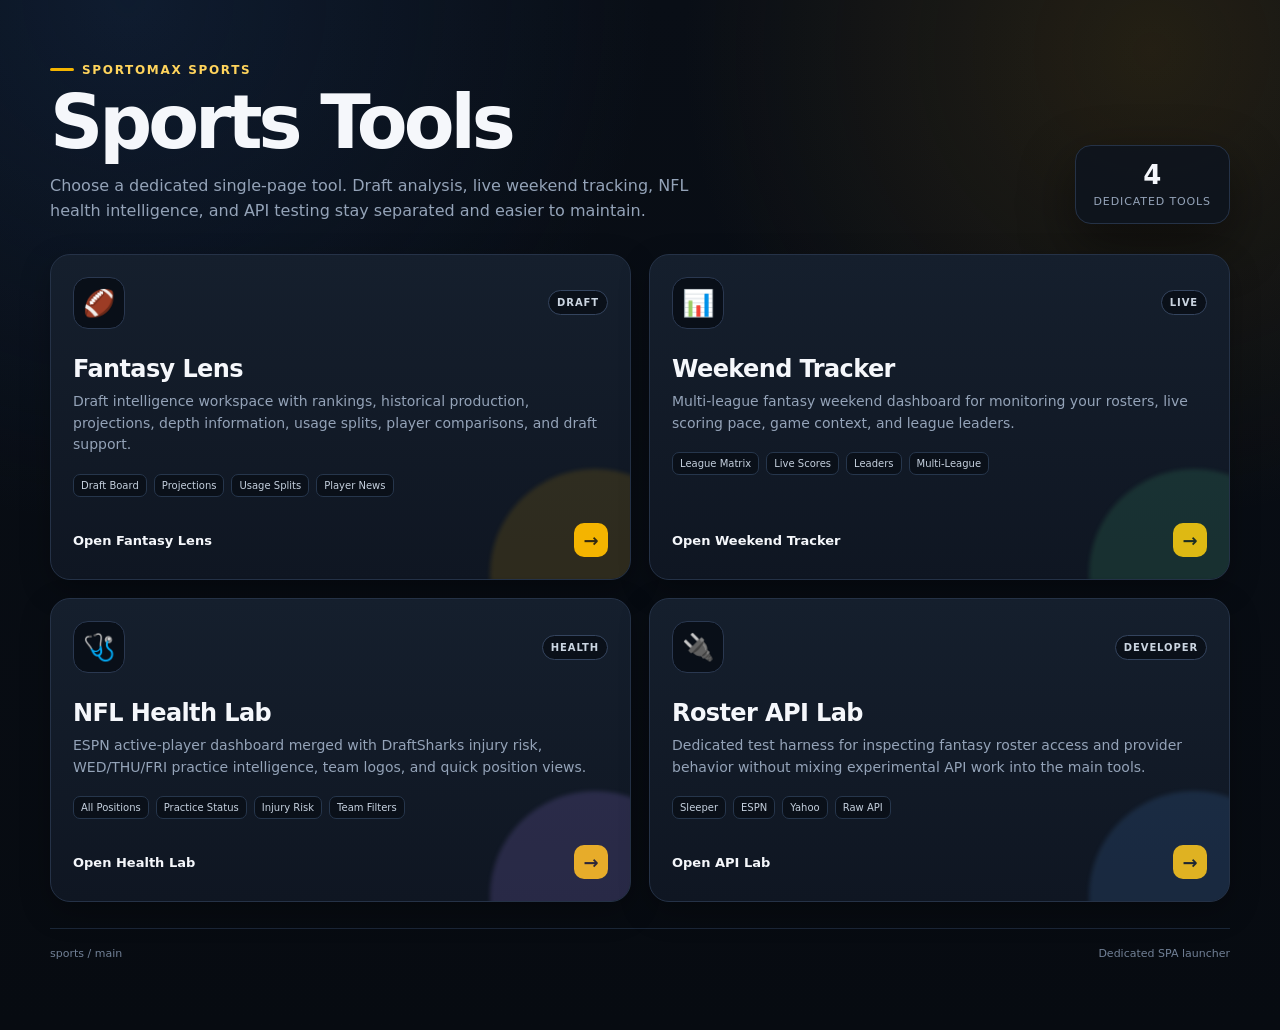
<file: index.html>
<!doctype html>
<html lang="en">
<head>
  <meta charset="utf-8">
  <meta name="viewport" content="width=device-width,initial-scale=1,viewport-fit=cover">
  <meta name="theme-color" content="#0b1018">
  <title>Sports Tools</title>
  <style>
    :root{color-scheme:dark;--bg:#070b11;--panel:#0f1622;--panel2:#151f2d;--line:#253247;--text:#f5f7fb;--muted:#94a3b8;--accent:#f4b400;--accent2:#ffd45c;--blue:#5aa7ff;--green:#55d68c;--shadow:0 20px 55px #0007}
    *{box-sizing:border-box}html,body{margin:0;min-height:100%;background:var(--bg);color:var(--text);font-family:Inter,ui-sans-serif,system-ui,-apple-system,BlinkMacSystemFont,"Segoe UI",sans-serif}
    body{min-height:100vh;background:radial-gradient(circle at 10% 0%,#17305566 0,transparent 34%),radial-gradient(circle at 90% 5%,#5a420f55 0,transparent 31%),linear-gradient(180deg,#090e16 0%,#070b11 100%)}a{color:inherit}.shell{width:min(1180px,calc(100% - 32px));margin:0 auto;padding:56px 0 70px}.hero{display:flex;align-items:flex-end;justify-content:space-between;gap:28px;margin-bottom:30px}.eyebrow{display:inline-flex;align-items:center;gap:8px;font-size:12px;font-weight:900;letter-spacing:.14em;text-transform:uppercase;color:var(--accent2);margin-bottom:10px}.eyebrow::before{content:"";width:24px;height:3px;border-radius:10px;background:var(--accent)}h1{margin:0;font-size:clamp(38px,7vw,74px);line-height:.95;letter-spacing:-.055em}.hero p{margin:16px 0 0;color:var(--muted);font-size:16px;line-height:1.6;max-width:680px}.count{flex:0 0 auto;border:1px solid var(--line);background:#0c131ecc;border-radius:16px;padding:14px 18px;text-align:center;box-shadow:var(--shadow)}.count b{display:block;font-size:26px}.count span{font-size:11px;color:var(--muted);text-transform:uppercase;letter-spacing:.08em}.grid{display:grid;grid-template-columns:repeat(2,minmax(0,1fr));gap:18px}.card{position:relative;display:flex;flex-direction:column;min-height:290px;padding:22px;text-decoration:none;background:linear-gradient(180deg,var(--panel2),var(--panel));border:1px solid var(--line);border-radius:20px;overflow:hidden;box-shadow:0 10px 30px #0004;transition:transform .18s ease,border-color .18s ease,box-shadow .18s ease}.card::after{content:"";position:absolute;inset:auto -70px -100px auto;width:210px;height:210px;border-radius:50%;background:var(--glow,#ffffff10);filter:blur(2px);pointer-events:none}.card:hover,.card:focus-visible{transform:translateY(-4px);border-color:#52627a;box-shadow:var(--shadow);outline:none}.top{display:flex;align-items:center;justify-content:space-between;gap:12px}.icon{display:grid;place-items:center;width:52px;height:52px;border-radius:15px;background:#090f18;border:1px solid #2a3850;font-size:26px}.tag{font-size:10px;font-weight:900;letter-spacing:.09em;text-transform:uppercase;padding:6px 8px;border-radius:999px;border:1px solid #34445e;color:#cbd5e1;background:#0a1019}.card h2{margin:26px 0 8px;font-size:24px;letter-spacing:-.025em}.card p{margin:0;color:var(--muted);font-size:14px;line-height:1.55}.features{display:flex;gap:7px;flex-wrap:wrap;margin-top:18px}.features span{font-size:10px;color:#c5d0de;background:#0a1019;border:1px solid #26364c;border-radius:7px;padding:5px 7px}.open{margin-top:auto;padding-top:26px;display:flex;align-items:center;justify-content:space-between;font-weight:900;font-size:13px}.arrow{display:grid;place-items:center;width:34px;height:34px;border-radius:10px;background:var(--accent);color:#131313;font-size:18px;transition:transform .18s ease}.card:hover .arrow,.card:focus-visible .arrow{transform:translateX(3px)}.draft{--glow:#f4b40022}.tracker{--glow:#55d68c22}.api{--glow:#5aa7ff22}.healthlab{--glow:#a78bfa2b}.footer{margin-top:26px;padding-top:18px;border-top:1px solid #1b2738;color:#718096;font-size:11px;display:flex;justify-content:space-between;gap:16px;flex-wrap:wrap}@media(max-width:900px){.grid{grid-template-columns:1fr}.card{min-height:245px}.hero{align-items:flex-start}.count{display:none}}@media(max-width:560px){.shell{width:min(100% - 22px,1180px);padding:34px 0 50px}.hero{margin-bottom:20px}.card{padding:18px;border-radius:17px}.card h2{margin-top:20px}}@media(prefers-reduced-motion:reduce){.card,.arrow{transition:none}}
  </style>
</head>
<body>
  <main class="shell">
    <section class="hero">
      <div><div class="eyebrow">Sportomax Sports</div><h1>Sports Tools</h1><p>Choose a dedicated single-page tool. Draft analysis, live weekend tracking, NFL health intelligence, and API testing stay separated and easier to maintain.</p></div>
      <div class="count"><b>4</b><span>Dedicated tools</span></div>
    </section>
    <section class="grid" aria-label="Sports tools">
      <a class="card draft" href="./fantasy-lens.html"><div class="top"><div class="icon" aria-hidden="true">🏈</div><span class="tag">Draft</span></div><h2>Fantasy Lens</h2><p>Draft intelligence workspace with rankings, historical production, projections, depth information, usage splits, player comparisons, and draft support.</p><div class="features"><span>Draft Board</span><span>Projections</span><span>Usage Splits</span><span>Player News</span></div><div class="open"><span>Open Fantasy Lens</span><span class="arrow">→</span></div></a>
      <a class="card tracker" href="./weekend-tracker.html"><div class="top"><div class="icon" aria-hidden="true">📊</div><span class="tag">Live</span></div><h2>Weekend Tracker</h2><p>Multi-league fantasy weekend dashboard for monitoring your rosters, live scoring pace, game context, and league leaders.</p><div class="features"><span>League Matrix</span><span>Live Scores</span><span>Leaders</span><span>Multi-League</span></div><div class="open"><span>Open Weekend Tracker</span><span class="arrow">→</span></div></a>
      <a class="card healthlab" href="./draftsharks.html"><div class="top"><div class="icon" aria-hidden="true">🩺</div><span class="tag">Health</span></div><h2>NFL Health Lab</h2><p>ESPN active-player dashboard merged with DraftSharks injury risk, WED/THU/FRI practice intelligence, team logos, and quick position views.</p><div class="features"><span>All Positions</span><span>Practice Status</span><span>Injury Risk</span><span>Team Filters</span></div><div class="open"><span>Open Health Lab</span><span class="arrow">→</span></div></a>
      <a class="card api" href="./roster-api-test.html"><div class="top"><div class="icon" aria-hidden="true">🔌</div><span class="tag">Developer</span></div><h2>Roster API Lab</h2><p>Dedicated test harness for inspecting fantasy roster access and provider behavior without mixing experimental API work into the main tools.</p><div class="features"><span>Sleeper</span><span>ESPN</span><span>Yahoo</span><span>Raw API</span></div><div class="open"><span>Open API Lab</span><span class="arrow">→</span></div></a>
    </section>
    <footer class="footer"><span>sports / main</span><span>Dedicated SPA launcher</span></footer>
  </main>
</body>
</html>
</file>
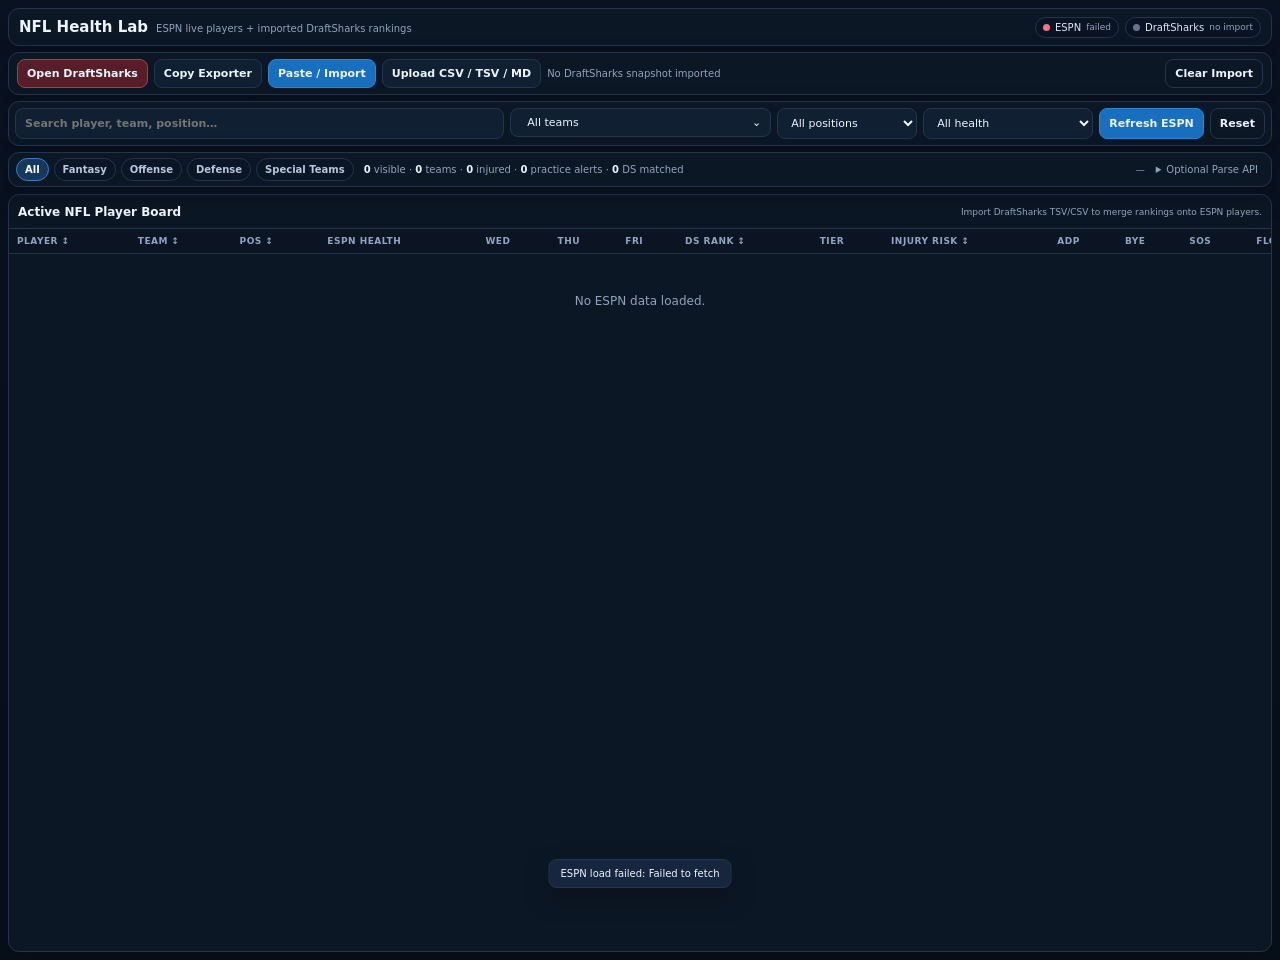
<file: draftsharks.html>
<!doctype html>
<html lang="en">
<head>
  <meta charset="utf-8" />
  <meta name="viewport" content="width=device-width,initial-scale=1" />
  <meta name="theme-color" content="#09111f" />
  <title>NFL Health Lab — ESPN + DraftSharks</title>
  <link rel="stylesheet" href="./draftsharks.css" />
</head>
<body>
<div class="app">
  <header class="compact-head">
    <div class="brandline">
      <div><b>NFL Health Lab</b><span>ESPN live players + imported DraftSharks rankings</span></div>
      <div class="source-pills">
        <span class="source-pill"><i id="espnDot" class="dot"></i> ESPN <em id="espnHealth">loading</em></span>
        <span class="source-pill"><i id="dsDot" class="dot"></i> DraftSharks <em id="dsHealth">no import</em></span>
      </div>
    </div>

    <div class="action-strip">
      <button id="openDSBtn" class="btn ds">Open DraftSharks</button>
      <button id="copyExporterBtn" class="btn">Copy Exporter</button>
      <button id="pasteImportBtn" class="btn primary">Paste / Import</button>
      <label class="btn file-btn">Upload CSV / TSV / MD<input id="importFile" type="file" accept=".csv,.tsv,.txt,.md,text/csv,text/tab-separated-values,text/plain,text/markdown"></label>
      <span id="importStatus" class="import-status">No DraftSharks snapshot imported</span>
      <button id="clearImportBtn" class="btn ghost mini-action">Clear Import</button>
    </div>

    <div class="filters">
      <input id="search" class="search" placeholder="Search player, team, position…" autocomplete="off">
      <div class="team-picker" id="teamPicker">
        <button id="teamButton" class="selectlike" type="button"><span class="team-main"><span id="teamButtonLogo"></span><span id="teamButtonText">All teams</span></span><span>⌄</span></button>
        <div id="teamMenu" class="team-menu"></div>
      </div>
      <select id="posFilter"><option value="">All positions</option></select>
      <select id="healthFilter">
        <option value="">All health</option>
        <option value="injured">ESPN injury listed</option>
        <option value="healthy">No ESPN injury</option>
        <option value="practice">Any WED/THU/FRI practice note</option>
        <option value="dnp">Any DNP</option>
        <option value="limited">Any limited practice</option>
        <option value="highrisk">DS risk ≥ 50%</option>
      </select>
      <button id="refreshBtn" class="btn primary">Refresh ESPN</button>
      <button id="resetBtn" class="btn ghost">Reset</button>
    </div>

    <div class="quickline" id="quickbar">
      <button class="chip on" data-group="all">All</button>
      <button class="chip fantasy" data-group="fantasy">Fantasy</button>
      <button class="chip" data-group="offense">Offense</button>
      <button class="chip defense" data-group="defense">Defense</button>
      <button class="chip st" data-group="st">Special Teams</button>
      <span class="mini-stats"><b id="countPlayers">0</b> visible · <b id="countTeams">0</b> teams · <b id="countInjured">0</b> injured · <b id="countPractice">0</b> practice alerts · <b id="countDS">0</b> DS matched</span>
      <span id="lastUpdated" class="last-updated">—</span>
      <details class="advanced">
        <summary>Optional Parse API</summary>
        <div class="advanced-pop">
          <input id="dsKey" type="password" placeholder="Parse X-API-Key">
          <select id="scoring"><option value="half-ppr">Half-PPR</option><option value="ppr">PPR</option><option value="non-ppr">Non-PPR</option></select>
          <select id="leagueType"><option value="standard">Standard</option><option value="superflex">Superflex</option></select>
          <button id="loadDSBtn" class="btn">Live DS API</button>
          <button id="testBtn" class="btn ghost">Test</button>
          <small>Optional only. Static import uses zero Parse credits.</small>
        </div>
      </details>
    </div>
  </header>

  <main class="data-panel">
    <div class="table-head">
      <div><strong>Active NFL Player Board</strong> <span id="loadState"></span></div>
      <div id="matchStatus" class="match-status">ESPN player matching will appear here after import.</div>
    </div>
    <div class="table-wrap">
      <table>
        <thead><tr>
          <th class="sort" data-sort="name">Player ↕</th>
          <th class="sort" data-sort="teamAbbr">Team ↕</th>
          <th class="sort" data-sort="position">Pos ↕</th>
          <th>ESPN Health</th>
          <th>WED</th><th>THU</th><th>FRI</th>
          <th class="sort" data-sort="rank">DS Rank ↕</th>
          <th>Tier</th>
          <th class="sort" data-sort="risk">Injury Risk ↕</th>
          <th>ADP</th><th>Bye</th><th>SOS</th>
          <th>Floor</th><th>Cons</th><th>DS Proj</th><th>Ceil</th><th>3D</th>
          <th>Games</th>
        </tr></thead>
        <tbody id="rows"></tbody>
      </table>
      <div id="empty" class="empty">Loading ESPN active players…</div>
    </div>
  </main>
</div>

<div id="importModal" class="modal-backdrop">
  <section class="modal-card import-card">
    <div class="modal-head"><div><b>Import DraftSharks Rankings</b><small>CSV, TSV, pasted spreadsheet, or Markdown table · zero Parse credits</small></div><button id="closeImportBtn" class="btn ghost">Close</button></div>
    <div class="import-guide">
      <b>Paste anything:</b> CSV, tab-separated output, copied Google Sheets/Excel cells, or the Markdown table format from DraftSharks. The importer normalizes team abbreviations, strips position ranks such as RB1 → RB, and matches abbreviated DraftSharks names to ESPN.
    </div>
    <div class="import-actions">
      <button id="modalOpenDSBtn" class="btn ds">Open Half-PPR Rankings</button>
      <button id="modalCopyExporterBtn" class="btn">Copy Console Exporter</button>
      <button id="readClipboardBtn" class="btn">Paste from Clipboard</button>
    </div>
    <textarea id="importText" spellcheck="false" placeholder="Paste DraftSharks CSV, TSV, spreadsheet rows, or Markdown table here…"></textarea>
    <div class="modal-foot">
      <span id="importPreview">Expected fields: Tier, Rank, Player, Team, Pos, Games, ADP, Bye, SOS, Injury Risk, Floor Proj, Cons Proj, DS Proj, Ceil Proj, 3D Value</span>
      <button id="importTextBtn" class="btn primary">Import & Match to ESPN</button>
    </div>
  </section>
</div>

<div id="drawerBackdrop" class="drawer-backdrop"><aside class="drawer"><div class="drawer-top"><strong>Player detail</strong><button id="closeDrawer" class="btn ghost">Close</button></div><div id="drawerBody" class="drawer-body"></div></aside></div>
<div id="toast" class="toast"></div>
<script src="./draftsharks.js"></script>
<script src="./draftsharks-import.js"></script>
</body>
</html>
</file>
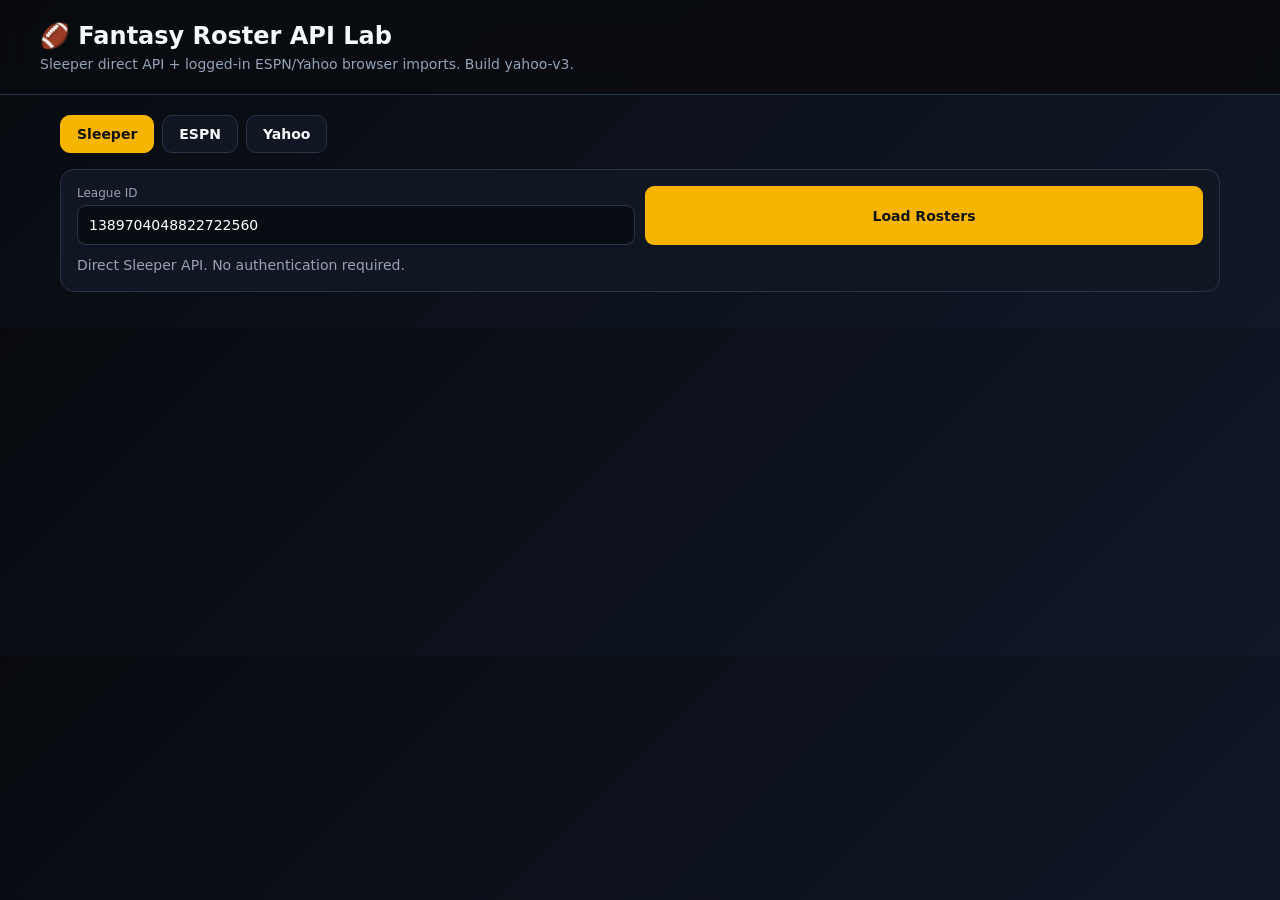
<file: roster-api-test.html>
<!doctype html>
<html lang="en">
<head>
<meta charset="utf-8">
<meta name="viewport" content="width=device-width,initial-scale=1">
<title>Fantasy Roster API Lab</title>
<style>
:root{color-scheme:dark;--bg:#090b10;--card:#111722;--card2:#171f2d;--line:#293447;--text:#f6f8fb;--muted:#94a3b8;--accent:#f7b500;--ok:#42d392;--bad:#ff6b6b;--info:#63b3ff}*{box-sizing:border-box}body{margin:0;background:linear-gradient(135deg,#080a0f,#101827);font:14px system-ui,-apple-system,Segoe UI,sans-serif;color:var(--text)}header{padding:22px max(16px,calc((100% - 1200px)/2));border-bottom:1px solid var(--line);background:#090b10e8;position:sticky;top:0;z-index:5;backdrop-filter:blur(12px)}h1{margin:0;font-size:24px}h2{font-size:18px;margin:0 0 8px}header p{margin:6px 0 0;color:var(--muted)}main{max-width:1200px;margin:auto;padding:20px}.tabs{display:flex;gap:8px;overflow:auto;margin-bottom:16px}.tab{border:1px solid var(--line);background:var(--card);color:var(--text);padding:10px 16px;border-radius:10px;cursor:pointer;font-weight:750}.tab.active{background:var(--accent);color:#111;border-color:var(--accent)}.panel{display:none}.panel.active{display:block}.box{background:var(--card);border:1px solid var(--line);border-radius:14px;padding:16px;margin-bottom:16px}.grid{display:grid;grid-template-columns:repeat(auto-fit,minmax(180px,1fr));gap:10px}.actions{display:flex;gap:8px;flex-wrap:wrap;margin-top:12px}label{display:block;color:var(--muted);font-size:12px;margin-bottom:5px}input,textarea{width:100%;background:#080c13;color:white;border:1px solid var(--line);border-radius:9px;padding:11px;font:inherit}textarea{min-height:145px;resize:vertical;font-family:ui-monospace,SFMono-Regular,Menlo,Consolas,monospace;font-size:12px}button,.button-link{font:inherit}button.go,.button-link{background:var(--accent);color:#111;border:0;border-radius:9px;padding:11px 18px;font-weight:800;cursor:pointer;text-decoration:none;display:inline-flex;align-items:center;justify-content:center}button.secondary,.button-link.secondary{background:var(--card2);color:var(--text);border:1px solid var(--line);border-radius:9px;padding:11px 18px;cursor:pointer}button.danger{background:#3a171b;color:#ffb2b2;border:1px solid #71343b;border-radius:9px;padding:11px 18px;cursor:pointer}.note,.mini{color:var(--muted);line-height:1.45}.note{margin-top:10px}.mini{font-size:12px}.step{border-left:3px solid var(--accent);padding-left:12px;margin:14px 0}.status{padding:10px 12px;border-radius:9px;background:var(--card2);margin:12px 0}.status.ok{color:var(--ok)}.status.bad{color:var(--bad)}.status.info{color:var(--info)}.summary{display:flex;gap:16px;flex-wrap:wrap;color:var(--muted);margin-bottom:12px}.summary b{color:white}.teams{display:grid;grid-template-columns:repeat(auto-fit,minmax(290px,1fr));gap:12px}.team{background:var(--card);border:1px solid var(--line);border-radius:12px;overflow:hidden}.team h3{margin:0;padding:12px 14px;background:var(--card2);font-size:15px}.player{display:grid;grid-template-columns:1fr auto auto;gap:8px;padding:8px 14px;border-top:1px solid #202a39;align-items:center}.pos{color:var(--accent);font-weight:800}.nfl{color:var(--muted);min-width:30px;text-align:right}.starter{font-size:10px;border:1px solid #42516a;border-radius:10px;padding:2px 6px;color:#b9c5d6}.cached{margin-top:10px;padding:9px 11px;border:1px dashed var(--line);border-radius:9px;color:var(--muted)}details{margin-top:14px}pre{white-space:pre-wrap;word-break:break-word;max-height:420px;overflow:auto;background:#070a0f;border:1px solid var(--line);padding:12px;border-radius:10px;font-size:11px}@media(max-width:600px){header{padding:16px}main{padding:12px}.grid,.teams{grid-template-columns:1fr}.actions>*{flex:1 1 100%}}
</style>
</head>
<body>
<header><h1>🏈 Fantasy Roster API Lab</h1><p>Sleeper direct API + logged-in ESPN/Yahoo browser imports. Build yahoo-v3.</p></header>
<main>
<div class="tabs"><button class="tab active" data-p="sleeper">Sleeper</button><button class="tab" data-p="espn">ESPN</button><button class="tab" data-p="yahoo">Yahoo</button></div>
<section id="sleeper" class="panel active"><div class="box"><div class="grid"><div><label>League ID</label><input id="sleeperId" value="1389704048822722560"></div><button class="go" onclick="loadSleeper()">Load Rosters</button></div><div class="note">Direct Sleeper API. No authentication required.</div></div><div id="sleeperOut"></div></section>
<section id="espn" class="panel"><div class="box"><div class="grid"><div><label>League ID</label><input id="espnId" value="102332"></div><div><label>Season</label><input id="espnSeason" type="number" value="2026"></div><button class="go" onclick="loadESPN()">Try Direct Load</button></div><div class="note">This ESPN league is private, so use the logged-in ESPN console bridge if direct loading returns 401.</div></div><div class="box"><h2>Private ESPN League Import</h2><div class="actions"><a class="button-link secondary" href="https://fantasy.espn.com/football/league?seasonId=2026&leagueId=102332" target="_blank" rel="noopener">Open ESPN League</a><button class="go" onclick="copyESPNConsoleCommand()">Copy ESPN Console Command</button></div><div id="espnCopyStatus"></div><div class="step"><b>Paste/run the command in ESPN DevTools → Console.</b><div class="mini">The command uses your existing ESPN login, then sends only the league JSON back here.</div></div><textarea id="espnConsoleCommand" readonly></textarea><div class="actions"><button class="go" onclick="pasteESPNFromClipboard()">Paste JSON From Clipboard</button><button class="secondary" onclick="importESPNPaste()">Import Pasted JSON</button><button class="danger" onclick="clearESPNSaved()">Clear Saved ESPN</button></div><textarea id="espnPaste" placeholder="ESPN JSON fallback"></textarea><div id="espnCacheInfo" class="cached">No saved ESPN roster found yet.</div></div><div id="espnOut"></div></section>
<section id="yahoo" class="panel"><div class="box"><div class="grid"><div><label>Yahoo League ID</label><input id="yahooId" value="1251448"></div></div><div class="note"><b>No OAuth. No Yahoo API approval.</b> Start from the league root. The command fetches that page using your existing Yahoo login, discovers Yahoo's actual Rosters link, then parses every roster table. Team ID 6 is not needed for the import.</div></div><div class="box"><h2>Yahoo Logged-In Roster Import</h2><div class="actions"><a id="yahooOpenLink" class="button-link secondary" href="https://football.fantasysports.yahoo.com/f1/1251448" target="_blank" rel="noopener">Open Yahoo League</a><button class="go" onclick="copyYahooConsoleCommand()">Copy Yahoo Console Command</button></div><div id="yahooCopyStatus"></div><div class="step"><b>Paste/run the command in Yahoo DevTools → Console while logged in.</b><div class="mini">Look for <b>YAHOO IMPORTER BUILD: yahoo-v3</b>. Expected: LEAGUE HTTP 200 → ROSTERS URL → ROSTERS HTTP 200 → ROSTER TABLES FOUND 18 → parsed team rows.</div></div><textarea id="yahooConsoleCommand" readonly></textarea><div class="actions"><button class="go" onclick="pasteYahooFromClipboard()">Paste JSON From Clipboard</button><button class="secondary" onclick="importYahooPaste()">Import Pasted JSON</button><button class="danger" onclick="clearYahooSaved()">Clear Saved Yahoo</button></div><textarea id="yahooPaste" placeholder="Yahoo JSON fallback"></textarea><div id="yahooCacheInfo" class="cached">No saved Yahoo roster found yet.</div></div><div id="yahooOut"></div></section>
</main>
<script>
const $=id=>document.getElementById(id),ESPN_KEY='fantasyRosterLab:espn:102332:2026',YAHOO_KEY='fantasyRosterLab:yahoo:1251448:2026';
function activateTab(name){document.querySelectorAll('.tab,.panel').forEach(x=>x.classList.remove('active'));document.querySelector('.tab[data-p="'+name+'"]')?.classList.add('active');$(name)?.classList.add('active');if(location.hash!=='#'+name)history.replaceState(null,'','#'+name)}
document.querySelectorAll('.tab').forEach(b=>b.onclick=()=>activateTab(b.dataset.p));
function esc(s){return String(s??'').replace(/[&<>"']/g,c=>({'&':'&amp;','<':'&lt;','>':'&gt;','"':'&quot;',"'":'&#39;'}[c]))}
function status(msg,bad=false,info=false){return '<div class="status '+(bad?'bad':info?'info':'ok')+'">'+esc(msg)+'</div>'}
function raw(data){return '<details><summary>Raw data</summary><pre>'+esc(JSON.stringify(data,null,2))+'</pre></details>'}
function render(provider,leagueName,teams,data){const count=teams.reduce((n,t)=>n+t.players.length,0);return '<div class="summary"><span>Provider <b>'+esc(provider)+'</b></span><span>League <b>'+esc(leagueName||'Unknown')+'</b></span><span>Teams <b>'+teams.length+'</b></span><span>Roster spots <b>'+count+'</b></span></div><div class="teams">'+teams.map(t=>'<article class="team"><h3>'+esc(t.name)+'</h3>'+t.players.map(p=>'<div class="player"><span>'+esc(p.name)+(p.starter?' <span class="starter">START</span>':'')+'</span><span class="pos">'+esc(p.pos||'')+'</span><span class="nfl">'+esc(p.team||'')+'</span></div>').join('')+'</article>').join('')+'</div>'+raw(data)}
async function getJSON(url,opts){const r=await fetch(url,opts),text=await r.text();if(!r.ok)throw new Error(r.status+' '+r.statusText+': '+text.slice(0,250));return JSON.parse(text)}
async function copyText(text,id){try{await navigator.clipboard.writeText(text);$(id).innerHTML=status('Console command copied.')}catch{$(id).innerHTML=status('Clipboard copy blocked. Select the command below and copy it manually.',true)}}
async function loadSleeper(){const out=$('sleeperOut'),id=$('sleeperId').value.trim();out.innerHTML=status('Loading Sleeper…',false,true);try{const b='https://api.sleeper.app/v1';const [league,rosters,users,players]=await Promise.all([getJSON(b+'/league/'+id),getJSON(b+'/league/'+id+'/rosters'),getJSON(b+'/league/'+id+'/users'),getJSON(b+'/players/nfl')]);const um=Object.fromEntries(users.map(u=>[u.user_id,u]));const teams=rosters.map(r=>{const u=um[r.owner_id]||{},starts=new Set(r.starters||[]);return{name:u.metadata?.team_name||u.display_name||u.username||('Roster '+r.roster_id),players:(r.players||[]).map(pid=>{const p=players[pid]||{};return{name:p.full_name||pid,pos:p.position||'',team:p.team||'',starter:starts.has(pid)}})}});out.innerHTML=status('Sleeper roster import succeeded.')+render('Sleeper',league.name,teams,{league,rosters,users})}catch(e){out.innerHTML=status('Sleeper failed: '+e.message,true)}}
function positionName(id){return({1:'QB',2:'RB',3:'WR',4:'TE',5:'K',16:'DST'})[id]||String(id||'')}
function nflTeam(id){return({1:'ATL',2:'BUF',3:'CHI',4:'CIN',5:'CLE',6:'DAL',7:'DEN',8:'DET',9:'GB',10:'TEN',11:'IND',12:'KC',13:'LV',14:'LAR',15:'MIA',16:'MIN',17:'NE',18:'NO',19:'NYG',20:'NYJ',21:'PHI',22:'ARI',23:'PIT',24:'LAC',25:'SF',26:'SEA',27:'TB',28:'WAS',29:'CAR',30:'JAX',33:'BAL',34:'HOU'})[id]||''}
function normalizeESPN(d){const m=Object.fromEntries((d.members||[]).map(x=>[x.id,x]));return(d.teams||[]).map(t=>({name:t.name||m[(t.owners||[])[0]]?.displayName||('Team '+t.id),players:(t.roster?.entries||[]).map(e=>{const p=e.playerPoolEntry?.player||{};return{name:p.fullName||('ESPN '+p.id),pos:positionName(p.defaultPositionId),team:nflTeam(p.proTeamId),starter:![20,21].includes(e.lineupSlotId)}})}))}
function saveESPN(d){localStorage.setItem(ESPN_KEY,JSON.stringify(d));localStorage.setItem(ESPN_KEY+':at',new Date().toISOString());updateCache()}
function renderESPN(d,msg='ESPN roster imported successfully.'){const teams=normalizeESPN(d);$('espnOut').innerHTML=status(msg)+render('ESPN',d.settings?.name||('League '+d.id),teams,d);activateTab('espn')}
async function loadESPN(){const id=$('espnId').value.trim(),s=$('espnSeason').value||'2026',out=$('espnOut');out.innerHTML=status('Trying direct ESPN load…',false,true);try{const d=await getJSON('https://lm-api-reads.fantasy.espn.com/apis/v3/games/ffl/seasons/'+s+'/segments/0/leagues/'+id+'?view=mTeam&view=mRoster&view=mSettings');saveESPN(d);renderESPN(d,'Direct ESPN roster import succeeded.')}catch(e){out.innerHTML=status('Direct ESPN failed. Use the ESPN Console Command below. '+e.message,true)}}
function buildESPN(){const id=$('espnId').value.trim()||'102332',s=$('espnSeason').value||'2026',lab=location.origin+location.pathname+'#espn';return `(async()=>{const id=${JSON.stringify(id)},season=${JSON.stringify(String(s))},LAB=${JSON.stringify(lab)};const url='https://lm-api-reads.fantasy.espn.com/apis/v3/games/ffl/seasons/'+season+'/segments/0/leagues/'+id+'?view=mTeam&view=mRoster&view=mSettings';const r=await fetch(url,{credentials:'include'});console.log('ESPN HTTP:',r.status);const data=await r.json();if(!r.ok)throw new Error(JSON.stringify(data));console.table((data.teams||[]).map(t=>({id:t.id,team:t.name,players:t.roster?.entries?.length||0})));try{copy(JSON.stringify(data))}catch{}const w=window.open(LAB,'fantasyRosterLab');setTimeout(()=>w?.postMessage({type:'ESPN_FANTASY_DATA',data},new URL(LAB).origin),1800);window.espnFantasyData=data;console.log('ESPN import ready');})();`}
function refreshESPN(){$('espnConsoleCommand').value=buildESPN()}
async function copyESPNConsoleCommand(){refreshESPN();await copyText($('espnConsoleCommand').value,'espnCopyStatus')}
async function pasteESPNFromClipboard(){try{$('espnPaste').value=await navigator.clipboard.readText();importESPNPaste()}catch(e){$('espnOut').innerHTML=status('Clipboard read blocked. Paste manually.',true)}}
function importESPNPaste(){try{const d=JSON.parse($('espnPaste').value);saveESPN(d);renderESPN(d)}catch(e){$('espnOut').innerHTML=status('ESPN JSON import failed: '+e.message,true)}}
function clearESPNSaved(){localStorage.removeItem(ESPN_KEY);localStorage.removeItem(ESPN_KEY+':at');$('espnOut').innerHTML='';updateCache()}
function saveYahoo(d){localStorage.setItem(YAHOO_KEY,JSON.stringify(d));localStorage.setItem(YAHOO_KEY+':at',new Date().toISOString());updateCache()}
function renderYahoo(d,msg='Yahoo roster imported successfully.'){if(!Array.isArray(d?.teams))throw new Error('Yahoo JSON is missing teams.');$('yahooOut').innerHTML=status(msg)+render('Yahoo',d.leagueName||('League '+d.leagueId),d.teams,d);activateTab('yahoo')}
function buildYahoo(){const league=$('yahooId').value.trim()||'1251448',lab=location.origin+location.pathname+'#yahoo';return `(async()=>{const LEAGUE=${JSON.stringify(league)},LAB=${JSON.stringify(lab)},BUILD='yahoo-v3';const clean=s=>(s||'').replace(/\\s+/g,' ').trim();console.log('YAHOO IMPORTER BUILD:',BUILD);if(!location.hostname.endsWith('yahoo.com'))throw new Error('Run this on a logged-in Yahoo Fantasy page.');const leagueUrl='https://football.fantasysports.yahoo.com/f1/'+LEAGUE;console.log('YAHOO LEAGUE URL:',leagueUrl);const lr=await fetch(leagueUrl,{credentials:'include'});console.log('YAHOO LEAGUE HTTP:',lr.status);if(!lr.ok)throw new Error('Yahoo league page failed '+lr.status);const leagueHtml=await lr.text(),leagueDoc=new DOMParser().parseFromString(leagueHtml,'text/html');function rosterHref(doc,base){const links=[...doc.querySelectorAll('a[href]')];const exact=links.find(a=>clean(a.textContent).toLowerCase()==='rosters');const fuzzy=links.find(a=>{try{return /rosters?/i.test(clean(a.textContent))&&new URL(a.getAttribute('href'),base).hostname.endsWith('fantasysports.yahoo.com')}catch{return false}});const a=exact||fuzzy;return a?new URL(a.getAttribute('href'),base).href:''}let rosterUrl=rosterHref(leagueDoc,leagueUrl)||rosterHref(document,location.href);if(!rosterUrl){console.table([...leagueDoc.querySelectorAll('a[href]')].map(a=>({text:clean(a.textContent),href:new URL(a.getAttribute('href'),leagueUrl).href})).filter(x=>/roster/i.test(x.text)||/roster/i.test(x.href)));throw new Error('Could not discover Yahoo Rosters link.');}console.log('YAHOO ROSTERS URL:',rosterUrl);const rr=await fetch(rosterUrl,{credentials:'include'});console.log('YAHOO ROSTERS HTTP:',rr.status,'FINAL URL:',rr.url);if(!rr.ok)throw new Error('Yahoo rosters page failed '+rr.status);rosterUrl=rr.url||rosterUrl;const html=await rr.text(),doc=new DOMParser().parseFromString(html,'text/html');const tables=[...doc.querySelectorAll('table')].filter(t=>{const first=[...t.querySelectorAll('tr')][0];const h=first?[...first.querySelectorAll('th,td')].map(x=>clean(x.textContent).toLowerCase()):[];return h.some(x=>/^pos\\b/.test(x))&&h.some(x=>/^player/.test(x))});console.log('ROSTER TABLES FOUND:',tables.length);console.table(tables.map((t,i)=>({table:i+1,rows:t.querySelectorAll('tr').length,head:clean(t.querySelector('tr')?.textContent).slice(0,90)})));if(!tables.length)throw new Error('Yahoo page loaded but no roster tables were found.');const teamPath=new RegExp('^/f1/'+LEAGUE+'/(\\d+)/?$');function teamLinkFrom(scope){const links=[...scope.querySelectorAll('a[href]')].filter(a=>{try{return teamPath.test(new URL(a.getAttribute('href'),rosterUrl).pathname)&&clean(a.textContent).length>1}catch{return false}});return links.find(a=>!/^(roster|players|matchup|team|view|edit)$/i.test(clean(a.textContent)))||null}function teamInfo(table,index){const caption=clean(table.querySelector('caption')?.textContent);if(caption&&caption.toLowerCase()!=='roster')return{name:caption,teamId:''};let n=table;for(let depth=0;depth<7&&n?.parentElement;depth++,n=n.parentElement){const a=teamLinkFrom(n.parentElement);if(a){const u=new URL(a.getAttribute('href'),rosterUrl);return{name:clean(a.textContent),teamId:u.pathname.split('/').filter(Boolean).pop()}}const h=[...n.parentElement.querySelectorAll(':scope > h1,:scope > h2,:scope > h3,:scope > h4')].map(x=>clean(x.textContent)).find(Boolean);if(h)return{name:h,teamId:''}}return{name:'Yahoo Team '+(index+1),teamId:''}}function playerName(cell){const links=[...cell.querySelectorAll('a[href]')];const a=links.find(x=>{const t=clean(x.textContent);return t.length>2&&!/^(video|forecast|player note|new player|notes|news|add|watch)$/i.test(t)});if(a)return clean(a.textContent);return clean(cell.textContent).split(/Video|Forecast|Player Note|New player note|No new player|Player Notes/i)[0].trim()}const teams=tables.map((t,i)=>{const info=teamInfo(t,i),rows=[...t.querySelectorAll('tr')];const players=rows.map(row=>{const c=[...row.querySelectorAll('th,td')];if(c.length<2)return null;const pos=clean(c[0].textContent),name=playerName(c[1]);if(!name||/^player$/i.test(name)||/^pos$/i.test(pos)||/^pos\\s*player/i.test(clean(row.textContent)))return null;return{name,pos,team:'',starter:!/^(BN|IR|IR\\+|NA)$/i.test(pos)}}).filter(Boolean);console.log('PARSED TABLE',i+1,info.name,'rows',rows.length,'players',players.length);return{teamId:info.teamId,name:info.name,players}}).filter(t=>t.players.length);if(!teams.length)throw new Error('Found roster tables, but parsed zero player rows. Copy the TABLE/ROW diagnostics from the console.');const leagueLabel=[...leagueDoc.querySelectorAll('h1,h2,h3,h4,div,span')].map(x=>clean(x.textContent)).find(x=>x.includes('(ID# '+LEAGUE+')')&&x.length<160);const leagueName=leagueLabel?leagueLabel.replace(new RegExp('\\s*\\(ID#\\s*'+LEAGUE+'\\).*'),''):'Yahoo League '+LEAGUE;const data={provider:'Yahoo',importerBuild:BUILD,leagueId:LEAGUE,leagueName,rosterUrl,fetchedAt:new Date().toISOString(),teams};console.table(teams.map((t,i)=>({index:i+1,teamId:t.teamId,team:t.name,players:t.players.length})));console.log('YAHOO IMPORT READY:',data);window.yahooFantasyData=data;try{copy(JSON.stringify(data));console.log('Yahoo JSON copied as fallback.')}catch{}const w=window.open(LAB,'fantasyRosterLab');setTimeout(()=>w?.postMessage({type:'YAHOO_FANTASY_DATA',data},new URL(LAB).origin),1800);})();`}
function refreshYahoo(){const l=$('yahooId').value.trim()||'1251448';$('yahooOpenLink').href='https://football.fantasysports.yahoo.com/f1/'+encodeURIComponent(l);$('yahooConsoleCommand').value=buildYahoo()}
async function copyYahooConsoleCommand(){refreshYahoo();await copyText($('yahooConsoleCommand').value,'yahooCopyStatus')}
async function pasteYahooFromClipboard(){try{$('yahooPaste').value=await navigator.clipboard.readText();importYahooPaste()}catch(e){$('yahooOut').innerHTML=status('Clipboard read blocked. Paste manually.',true)}}
function importYahooPaste(){try{const d=JSON.parse($('yahooPaste').value);saveYahoo(d);renderYahoo(d)}catch(e){$('yahooOut').innerHTML=status('Yahoo JSON import failed: '+e.message,true)}}
function clearYahooSaved(){localStorage.removeItem(YAHOO_KEY);localStorage.removeItem(YAHOO_KEY+':at');$('yahooOut').innerHTML='';updateCache()}
function trusted(origin,root){try{const h=new URL(origin).hostname.toLowerCase();return h===root||h.endsWith('.'+root)}catch{return false}}
window.addEventListener('message',e=>{try{if(e.data?.type==='ESPN_FANTASY_DATA'&&trusted(e.origin,'espn.com')){saveESPN(e.data.data);renderESPN(e.data.data,'ESPN roster received from logged-in ESPN.')}if(e.data?.type==='YAHOO_FANTASY_DATA'&&trusted(e.origin,'yahoo.com')){saveYahoo(e.data.data);renderYahoo(e.data.data,'Yahoo roster received from logged-in Yahoo.')}}catch(err){console.error(err)}});
function updateCache(){const ea=localStorage.getItem(ESPN_KEY+':at'),ya=localStorage.getItem(YAHOO_KEY+':at');$('espnCacheInfo').textContent=localStorage.getItem(ESPN_KEY)?'Saved ESPN roster. Last import: '+new Date(ea).toLocaleString()+'.':'No saved ESPN roster found yet.';$('yahooCacheInfo').textContent=localStorage.getItem(YAHOO_KEY)?'Saved Yahoo roster. Last import: '+new Date(ya).toLocaleString()+'.':'No saved Yahoo roster found yet.'}
$('espnId').addEventListener('input',refreshESPN);$('espnSeason').addEventListener('input',refreshESPN);$('yahooId').addEventListener('input',refreshYahoo);refreshESPN();refreshYahoo();updateCache();const req=(location.hash||'').slice(1);activateTab(['sleeper','espn','yahoo'].includes(req)?req:'sleeper');const es=localStorage.getItem(ESPN_KEY),ys=localStorage.getItem(YAHOO_KEY);if(es&&req==='espn')try{renderESPN(JSON.parse(es),'Loaded saved ESPN roster.')}catch{}if(ys&&req==='yahoo')try{renderYahoo(JSON.parse(ys),'Loaded saved Yahoo roster.')}catch{}
</script>
</body>
</html>
</file>
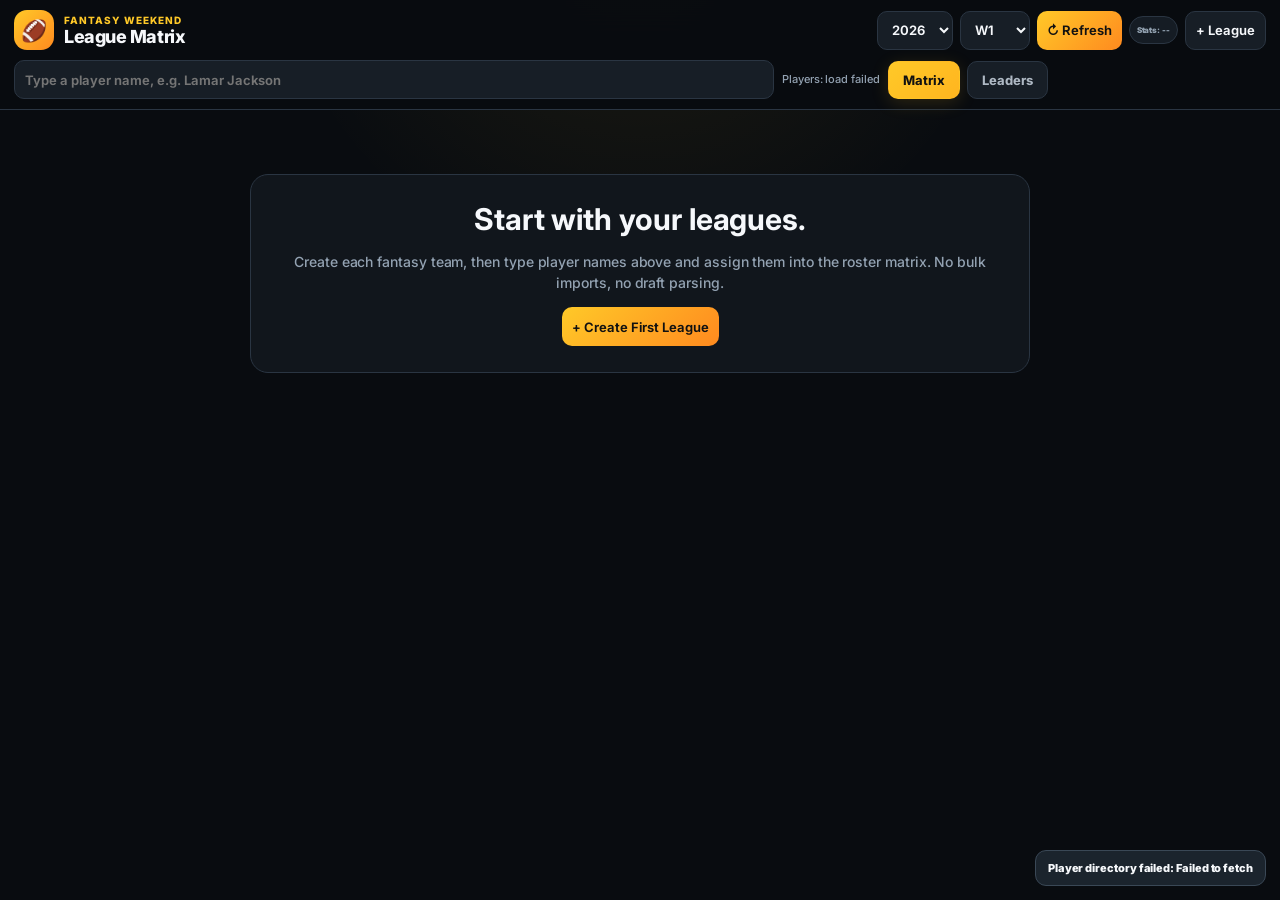
<file: weekend-tracker.html>
<!doctype html>
<html lang="en">
<head>
<meta charset="utf-8">
<meta name="viewport" content="width=device-width,initial-scale=1,viewport-fit=cover">
<meta name="theme-color" content="#0b0e12">
<title>Fantasy Weekend Tracker</title>
<link rel="preconnect" href="https://fonts.googleapis.com">
<link rel="preconnect" href="https://fonts.gstatic.com" crossorigin>
<link href="https://fonts.googleapis.com/css2?family=Inter:wght@400;500;600;700;800;900&display=swap" rel="stylesheet">
<link rel="stylesheet" href="weekend-tracker.css?v=20260909f">
<link rel="stylesheet" href="weekend-tracker-leaders.css?v=20260910d">
<link rel="stylesheet" href="weekend-tracker-liveux.css?v=20260909f">
</head>
<body>
<div class="app">
  <header class="topbar">
    <div class="toprow">
      <div class="brand"><div class="logo">🏈</div><div><small>FANTASY WEEKEND</small><b>League Matrix</b></div></div>
      <div class="controls">
        <select id="season" class="field desktop" aria-label="Season"></select>
        <select id="week" class="field" aria-label="Week"></select>
        <button id="refresh" class="btn primary">↻ <span class="desktop">Refresh</span></button>
        <button id="addLeague" class="btn">+ League</button>
      </div>
    </div>
    <div class="searchrow">
      <div class="searchwrap"><input id="playerSearch" class="field" autocomplete="off" placeholder="Type a player name, e.g. Lamar Jackson"><div id="searchMenu" class="searchmenu"></div></div>
      <span id="playerStatus" class="statuspill">Players: loading…</span>
      <div class="viewtabs"><button id="matrixViewBtn" class="viewtab on">Matrix</button><button id="leadersViewBtn" class="viewtab">Leaders</button></div>
    </div>
  </header>
  <main class="main">
    <div id="emptyStart" class="emptyStart" style="display:none"><h1>Start with your leagues.</h1><p>Create each fantasy team, then type player names above and assign them into the roster matrix. No bulk imports, no draft parsing.</p><button class="btn primary" id="emptyAddLeague">+ Create First League</button></div>
    <section id="matrixShell" class="matrixShell" style="display:none">
      <div class="matrixToolbar"><b>Weekend Matrix</b><span id="dataStatus" class="statuspill">Stats not loaded</span><span class="statuspill">Cell color = fantasy pace · bar = game time left</span><div class="right"><label class="statuspill">Bench rows <select id="benchCount" class="field"></select></label><button id="reloadPlayers" class="btn small">Reload Players</button></div></div>
      <div class="matrixScroll"><table class="matrix" id="matrix"></table></div>
    </section>
    <section id="leadersView" class="leadersView">
      <div class="leadersShell">
        <div class="leadersToolbar"><div><b>League Leaders</b><span class="statuspill">Full NFL player pool · highest fantasy points to lowest</span></div><div class="right"><label class="statuspill">Scoring league <select id="leadersLeagueFilter" class="field"></select></label><label class="leadersToggle"><input id="leadersHideZero" type="checkbox" checked> Hide 0 pts</label></div></div>
        <div class="leadersFilterBar">
          <div class="leadersFilterGroup"><span class="filterGroupLabel">Status</span><div id="leadersGameFilters" class="gameFilterChips" aria-label="Game status filters"></div></div>
          <div class="leadersFilterGroup"><span class="filterGroupLabel">Window</span><div id="leadersWindowFilters" class="gameFilterChips" aria-label="Game window filters"></div></div>
          <div class="leadersFilterGroup"><span class="filterGroupLabel">Field</span><div id="leadersSituationFilters" class="gameFilterChips" aria-label="Live field situation filters"></div></div>
          <label class="leadersGameSelectWrap"><span class="statuspill">Game</span><select id="leadersGameSelect" class="field"><option value="all">All matchups</option></select></label>
        </div>
        <div class="leadersFeedBar"><div class="leadersFeedTitle">Live scoring feed<small>derived from stat changes each refresh</small></div><div id="leadersScoringFeed" class="leadersScoringFeed"></div><button id="leadersFeedClear" class="btn small feedClear">Clear</button></div>
        <div id="leadersLanes" class="leaderLanes"></div>
      </div>
    </section>
  </main>
</div>

<div id="leagueModal" class="modal"><div class="modalbox"><div class="modalhead"><h2 id="leagueModalTitle">Add League</h2><button class="btn small" data-close="leagueModal">×</button></div><div class="modalbody"><div class="formgrid"><label>League / Team Name<input id="leagueName" class="field" placeholder="Work League"></label><label>Platform<select id="leaguePlatform" class="field"><option>Yahoo</option><option>ESPN</option><option>Sleeper</option><option>NFL</option><option>Other</option></select></label><label>Scoring Preset<select id="leaguePreset" class="field"><option value="half">Half PPR</option><option value="ppr">Full PPR</option><option value="standard">Standard</option></select></label><label>Flex Slot<select id="leagueFlexType" class="field"><option value="flex">FLEX · RB/WR/TE</option><option value="superflex">SUPERFLEX · QB/RB/WR/TE</option><option value="none">No flex starter</option></select></label><label>Note<input id="leagueNote" class="field" placeholder="Optional"></label></div><div style="display:flex;gap:8px;margin-top:12px"><button id="saveLeague" class="btn primary">Save League</button><button id="deleteLeague" class="btn danger" style="display:none">Delete</button></div></div></div></div>

<div id="assignModal" class="modal"><div class="modalbox"><div class="modalhead"><h2>Assign Player</h2><button class="btn small" data-close="assignModal">×</button></div><div class="modalbody"><div id="assignHero" class="assignHero"></div><div class="formgrid"><label>League<select id="assignLeague" class="field"></select></label><label>Roster Slot<select id="assignSlot" class="field"></select></label></div><div style="display:flex;gap:8px;margin-top:12px"><button id="saveAssignment" class="btn primary">Assign Player</button></div></div></div></div>

<div id="scoringModal" class="modal"><div class="modalbox"><div class="modalhead"><h2 id="scoringTitle">Scoring</h2><button class="btn small" data-close="scoringModal">×</button></div><div class="modalbody"><div class="scoregrid" id="scoreGrid"></div><div style="display:flex;gap:8px;margin-top:12px"><button id="saveScoring" class="btn primary">Save Scoring</button></div></div></div></div>
<div id="toast" class="toast"></div>

<script src="weekend-tracker-core.js?v=20260909f"></script>
<script src="weekend-tracker-ui.js?v=20260910c"></script>
<script src="weekend-tracker-data.js?v=20260910e"></script>
</body>
</html>
</file>
<file: draftsharks.css>
:root{--bg:#08101c;--panel:#0d1726;--panel2:#101d30;--line:#24344d;--text:#edf4ff;--muted:#91a3bd;--blue:#4aa3ff;--green:#34d399;--yellow:#fbbf24;--orange:#fb923c;--red:#fb7185;--purple:#a78bfa;--shadow:0 10px 28px rgba(0,0,0,.24)}
*{box-sizing:border-box}html,body{margin:0;min-height:100%;background:var(--bg);color:var(--text);font-family:Inter,ui-sans-serif,system-ui,-apple-system,BlinkMacSystemFont,"Segoe UI",sans-serif}body{background:linear-gradient(180deg,#0a1322,#07101b)}button,input,select,textarea{font:inherit}.app{max-width:1800px;margin:0 auto;padding:8px}.compact-head{display:grid;gap:6px;margin-bottom:7px}.brandline,.action-strip,.filters,.quickline,.data-panel{background:rgba(13,23,38,.96);border:1px solid var(--line);box-shadow:var(--shadow)}.brandline{min-height:38px;border-radius:11px;padding:7px 10px;display:flex;align-items:center;justify-content:space-between;gap:10px}.brandline>div:first-child{display:flex;align-items:baseline;gap:8px;min-width:0}.brandline b{font-size:15px}.brandline span{font-size:10px;color:var(--muted)}.source-pills{display:flex;gap:6px;flex-wrap:wrap}.source-pill{display:inline-flex;align-items:center;gap:5px;border:1px solid var(--line);border-radius:999px;padding:4px 7px;background:#091322;color:#dce8f8!important}.source-pill em{font-style:normal;color:var(--muted);font-size:9px}.dot{width:7px;height:7px;border-radius:50%;background:#64748b}.dot.ok{background:var(--green)}.dot.bad{background:var(--red)}.dot.busy{background:var(--yellow)}
.action-strip{display:flex;align-items:center;gap:6px;border-radius:11px;padding:6px 8px;flex-wrap:wrap}.btn,.selectlike,.filters input,.filters select,.advanced-pop input,.advanced-pop select{border:1px solid var(--line);background:#111f33;color:var(--text);border-radius:8px;padding:7px 9px;outline:none}.btn{font-weight:800;cursor:pointer;font-size:11px}.btn:hover{background:#182b46}.btn.primary{background:#176fbd;border-color:#2c84cf}.btn.ds{background:#571d29;border-color:#a83d50}.btn.ghost{background:transparent}.file-btn{position:relative;overflow:hidden}.file-btn input{position:absolute;inset:0;opacity:0;cursor:pointer}.mini-action{margin-left:auto}.import-status{font-size:10px;color:var(--muted);white-space:nowrap}.filters{display:grid;grid-template-columns:minmax(240px,1.5fr) minmax(190px,.8fr) 140px 170px auto auto;gap:6px;border-radius:11px;padding:6px}.filters input,.filters select{width:100%;min-width:0;font-size:11px}.search{font-weight:650}.team-picker{position:relative}.selectlike{width:100%;display:flex;justify-content:space-between;align-items:center;gap:8px;cursor:pointer;font-size:11px}.team-main{display:flex;align-items:center;gap:7px;min-width:0}.team-main img,.team-option img{width:20px;height:20px;object-fit:contain}.team-menu{display:none;position:absolute;z-index:25;top:calc(100% + 4px);left:0;right:0;max-height:360px;overflow:auto;background:#091322;border:1px solid var(--line);border-radius:9px;padding:4px;box-shadow:0 18px 45px rgba(0,0,0,.5)}.team-picker.open .team-menu{display:block}.team-option{width:100%;display:flex;align-items:center;gap:8px;border:0;background:transparent;color:var(--text);padding:6px 7px;border-radius:7px;text-align:left;cursor:pointer;font-size:11px}.team-option:hover,.team-option.on{background:#172a44}.team-option small{margin-left:auto;color:var(--muted)}
.quickline{display:flex;align-items:center;gap:5px;border-radius:11px;padding:5px 7px;min-height:34px;flex-wrap:wrap}.chip{border:1px solid var(--line);background:#0a1525;color:#b8c7dd;padding:5px 8px;border-radius:999px;font-size:10px;font-weight:850;cursor:pointer}.chip.on{background:#17385c;border-color:#2f82cf;color:#fff}.chip.fantasy.on{background:#4b2d70;border-color:#8b5cc8}.chip.defense.on{background:#4a2632;border-color:#9c4e65}.chip.st.on{background:#4c401c;border-color:#9c812f}.mini-stats{font-size:10px;color:var(--muted);margin-left:5px}.mini-stats b{color:var(--text)}.last-updated{font-size:9px;color:var(--muted);margin-left:auto}.advanced{position:relative}.advanced summary{font-size:10px;color:var(--muted);cursor:pointer;padding:4px 6px}.advanced-pop{position:absolute;right:0;top:28px;z-index:30;width:min(650px,90vw);display:grid;grid-template-columns:1.4fr .8fr .8fr auto auto;gap:6px;background:#0b1627;border:1px solid var(--line);padding:8px;border-radius:10px;box-shadow:0 20px 50px rgba(0,0,0,.5)}.advanced-pop input,.advanced-pop select{font-size:10px}.advanced-pop small{grid-column:1/-1;color:var(--muted);font-size:9px}
.data-panel{border-radius:11px;overflow:hidden}.table-head{min-height:34px;display:flex;align-items:center;justify-content:space-between;gap:8px;padding:6px 9px;border-bottom:1px solid var(--line);font-size:11px}.table-head strong{font-size:12px}.match-status,#loadState{color:var(--muted);font-size:9px}.table-wrap{overflow:auto;height:calc(100vh - 178px);min-height:430px}table{width:100%;border-collapse:separate;border-spacing:0;min-width:1740px}thead th{position:sticky;top:0;z-index:5;background:#0a1423;color:#91a4c1;font-size:9px;text-transform:uppercase;letter-spacing:.055em;text-align:left;padding:7px 8px;border-bottom:1px solid var(--line);white-space:nowrap}tbody td{padding:6px 8px;border-bottom:1px solid rgba(36,52,77,.55);font-size:11px;vertical-align:middle;white-space:nowrap}tbody tr:hover{background:rgba(74,163,255,.055)}.sort{cursor:pointer}.sort:hover{color:#fff}.clickable{cursor:pointer}.player{display:flex;align-items:center;gap:8px;min-width:205px}.headshot{width:34px;height:34px;border-radius:8px;object-fit:cover;background:#17253b;border:1px solid var(--line)}.pname{font-weight:900;font-size:11px}.meta{font-size:9px;color:var(--muted);margin-top:1px}.teamcell{display:flex;align-items:center;gap:6px}.logo{width:21px;height:21px;object-fit:contain}.badge{display:inline-flex;align-items:center;border:1px solid var(--line);border-radius:999px;padding:3px 6px;font-size:9px;font-weight:900}.badge.green{color:#86efac;border-color:#225a43}.badge.yellow{color:#fde68a;border-color:#735815}.badge.orange{color:#fdba74;border-color:#7c4219}.badge.red{color:#fda4af;border-color:#7f1d34}.badge.blue{color:#93c5fd;border-color:#234f80}.badge.purple{color:#c4b5fd;border-color:#503b7d}.badge.gray{color:#cbd5e1;border-color:#3a475b}.riskbar{width:58px;height:4px;border-radius:99px;background:#1a2940;overflow:hidden;margin-top:3px}.riskfill{height:100%;background:linear-gradient(90deg,#34d399,#fbbf24 55%,#fb7185)}.practice{display:inline-flex;min-width:34px;justify-content:center;padding:3px 5px;border-radius:6px;font-size:8px;font-weight:950;border:1px solid #334155}.practice.full{color:#86efac;border-color:#225a43}.practice.limited{color:#fde68a;border-color:#735815}.practice.dnp{color:#fda4af;border-color:#7f1d34}.practice.other{color:#bfdbfe;border-color:#315780}.practice.none{color:#64748b}.empty{padding:40px;text-align:center;color:var(--muted);font-size:12px}.spinner{display:inline-block;width:12px;height:12px;border:2px solid #36506f;border-top-color:#8ecbff;border-radius:50%;animation:spin .75s linear infinite}@keyframes spin{to{transform:rotate(360deg)}}
.modal-backdrop,.drawer-backdrop{position:fixed;inset:0;background:rgba(2,6,23,.74);display:none;z-index:50}.modal-backdrop.open,.drawer-backdrop.open{display:block}.modal-card{position:absolute;left:50%;top:50%;transform:translate(-50%,-50%);width:min(920px,94vw);max-height:90vh;overflow:auto;background:#0b1627;border:1px solid var(--line);border-radius:14px;box-shadow:0 28px 80px rgba(0,0,0,.5)}.modal-head,.modal-foot{display:flex;align-items:center;justify-content:space-between;gap:10px;padding:10px 12px;border-bottom:1px solid var(--line)}.modal-head small{display:block;color:var(--green);font-size:9px;margin-top:2px}.modal-foot{border-top:1px solid var(--line);border-bottom:0}.modal-foot span{font-size:9px;color:var(--muted)}.import-guide{margin:10px 12px 0;padding:8px 10px;border:1px solid #2d4d6e;background:#0a1a2b;border-radius:8px;font-size:10px;color:#c6d6ea}.import-actions{display:flex;gap:6px;padding:8px 12px 0;flex-wrap:wrap}.import-card textarea{display:block;width:calc(100% - 24px);height:320px;margin:10px 12px;background:#07101d;color:#dce7f8;border:1px solid var(--line);border-radius:9px;padding:10px;font:10px/1.45 ui-monospace,SFMono-Regular,Menlo,monospace;resize:vertical}.drawer{position:absolute;right:0;top:0;height:100%;width:min(700px,95vw);background:#0b1424;border-left:1px solid var(--line);box-shadow:-20px 0 60px rgba(0,0,0,.35);overflow:auto}.drawer-top{position:sticky;top:0;z-index:2;background:#0b1424;display:flex;justify-content:space-between;align-items:center;padding:10px;border-bottom:1px solid var(--line)}.drawer-body{padding:12px}.hero{display:flex;gap:12px;align-items:center;margin-bottom:12px}.hero .headshot{width:72px;height:72px}.hero h2{margin:0 0 3px;font-size:20px}.cards{display:grid;grid-template-columns:repeat(2,1fr);gap:8px;margin-bottom:10px}.card{background:#111e33;border:1px solid var(--line);border-radius:10px;padding:10px}.card h3{font-size:10px;text-transform:uppercase;letter-spacing:.06em;color:var(--muted);margin:0 0 7px}.kv{display:grid;grid-template-columns:1fr auto;gap:6px;font-size:11px}.kv div:nth-child(odd){color:var(--muted)}.practice-grid{display:grid;grid-template-columns:repeat(3,1fr);gap:5px}.practice-day{text-align:center;border:1px solid var(--line);border-radius:8px;padding:7px;background:#091523}.practice-day small{display:block;color:var(--muted);font-size:8px;margin-bottom:4px}.source-note{font-size:9px;color:var(--muted);margin-top:6px}.raw{white-space:pre-wrap;word-break:break-word;background:#07101e;border:1px solid var(--line);border-radius:8px;padding:8px;font:10px/1.4 ui-monospace,SFMono-Regular,Menlo,monospace;max-height:220px;overflow:auto}.toast{position:fixed;bottom:12px;left:50%;transform:translateX(-50%) translateY(20px);opacity:0;transition:.18s;z-index:100;background:#17263f;border:1px solid var(--line);padding:8px 11px;border-radius:8px;font-size:10px;box-shadow:var(--shadow);max-width:min(760px,92vw)}.toast.show{opacity:1;transform:translateX(-50%) translateY(0)}
@media(max-width:1050px){.filters{grid-template-columns:1fr 1fr 1fr}.filters .search{grid-column:1/-1}.table-wrap{height:calc(100vh - 240px)}.brandline{align-items:flex-start}.advanced-pop{grid-template-columns:1fr 1fr}}
@media(max-width:650px){.app{padding:5px}.brandline>div:first-child span{display:none}.source-pills{width:100%}.brandline{flex-direction:column}.filters{grid-template-columns:1fr 1fr}.filters .search{grid-column:1/-1}.action-strip{gap:4px}.import-status{width:100%;order:10}.mini-action{margin-left:0}.quickline{gap:4px}.mini-stats{width:100%;margin-left:0}.last-updated{margin-left:0}.table-wrap{height:calc(100vh - 310px)}.cards{grid-template-columns:1fr}.advanced-pop{position:fixed;left:10px;right:10px;top:120px;width:auto;grid-template-columns:1fr}.modal-foot{align-items:flex-start;flex-direction:column}.import-card textarea{height:260px}}
</file>
<file: weekend-tracker.css>
:root{--bg:#090c10;--panel:#11161c;--panel2:#171e26;--panel3:#1d2630;--line:#2a3542;--text:#f6f8fb;--muted:#93a2b2;--yellow:#ffc928;--orange:#ff8a1f;--green:#37d27e;--red:#ff6872;--blue:#61adff;--slot:84px;--league:292px}
*{box-sizing:border-box}html,body{margin:0;min-height:100%;background:var(--bg);color:var(--text);font-family:Inter,-apple-system,BlinkMacSystemFont,"Segoe UI",sans-serif}body{background:radial-gradient(circle at 50% -10%,rgba(255,201,40,.09),transparent 32%),var(--bg)}button,input,select{font:inherit}.app{min-height:100vh}.topbar{position:sticky;top:0;z-index:60;background:rgba(9,12,16,.96);backdrop-filter:blur(18px);border-bottom:1px solid var(--line)}.toprow{display:flex;gap:10px;align-items:center;padding:10px 14px}.brand{display:flex;gap:10px;align-items:center;min-width:220px}.logo{width:40px;height:40px;border-radius:13px;display:grid;place-items:center;background:linear-gradient(135deg,var(--yellow),var(--orange));color:#111;font-size:21px}.brand small{display:block;color:var(--yellow);font-size:9px;font-weight:950;letter-spacing:.12em}.brand b{font-size:17px}.controls{margin-left:auto;display:flex;gap:7px;align-items:center;flex-wrap:wrap;justify-content:flex-end}.btn,.field{min-height:39px;border:1px solid var(--line);border-radius:10px;background:var(--panel2);color:var(--text);padding:8px 10px}.btn{cursor:pointer;font-weight:850}.btn:hover{border-color:#526274}.btn.primary{border:0;background:linear-gradient(135deg,var(--yellow),var(--orange));color:#111}.btn.danger{color:#ffadb3;border-color:rgba(255,104,114,.35)}.btn.small{min-height:29px;padding:5px 8px;font-size:10px}.searchrow{padding:0 14px 10px;display:flex;gap:8px;align-items:center}.searchwrap{position:relative;flex:1;max-width:760px}.searchwrap input{width:100%}.searchmenu{display:none;position:absolute;top:45px;left:0;right:0;z-index:90;background:#151c24;border:1px solid var(--line);border-radius:12px;box-shadow:0 22px 60px rgba(0,0,0,.45);max-height:390px;overflow:auto}.searchmenu.open{display:block}.searchitem{display:flex;gap:9px;align-items:center;padding:9px 10px;border-bottom:1px solid var(--line);cursor:pointer}.searchitem:last-child{border-bottom:0}.searchitem:hover{background:#202a35}.avatar{width:36px;height:36px;border-radius:10px;background:#222d38;color:var(--yellow);display:grid;place-items:center;font-size:11px;font-weight:950;overflow:hidden;flex:none}.avatar img{width:100%;height:100%;object-fit:cover}.searchitem b,.searchitem small{display:block}.searchitem small{color:var(--muted);font-size:10px}.statuspill{font-size:10px;color:var(--muted);white-space:nowrap}.main{padding:14px}.emptyStart{max-width:780px;margin:50px auto;background:var(--panel);border:1px solid var(--line);border-radius:18px;padding:26px;text-align:center}.emptyStart h1{margin:0 0 9px;font-size:30px}.emptyStart p{color:var(--muted);line-height:1.5}.matrixShell{border:1px solid var(--line);border-radius:16px;background:var(--panel);overflow:hidden}.matrixToolbar{display:flex;gap:8px;align-items:center;padding:10px 12px;border-bottom:1px solid var(--line);flex-wrap:wrap}.matrixToolbar .right{margin-left:auto;display:flex;gap:7px;align-items:center;flex-wrap:wrap}.matrixScroll{overflow:auto;max-height:calc(100vh - 172px)}table.matrix{border-collapse:separate;border-spacing:0;min-width:100%;width:max-content}.matrix th,.matrix td{border-right:1px solid var(--line);border-bottom:1px solid var(--line);vertical-align:top}.matrix thead th{position:sticky;top:0;z-index:30;background:#121820}.matrix .slotHead{left:0;z-index:45;min-width:var(--slot);width:var(--slot);position:sticky}.matrix .slotCell{position:sticky;left:0;z-index:20;background:#111820;min-width:var(--slot);width:var(--slot);padding:10px 7px;text-align:center}.slotTag{display:inline-flex;min-width:48px;justify-content:center;padding:5px 6px;border-radius:8px;background:#202a34;color:#d7dfe7;font-size:10px;font-weight:950}.slotTag.bench{color:#9dacbb;background:#171e26}.leagueHead{width:var(--league);min-width:var(--league);padding:10px 11px;text-align:left}.leagueHeadTop{display:flex;gap:8px;align-items:flex-start}.leagueHead h3{margin:0;font-size:15px}.leagueHead small{display:block;color:var(--muted);font-size:9px;margin-top:2px}.leaguePts{margin-left:auto;text-align:right}.leaguePts b{display:block;color:var(--yellow);font-size:19px}.leaguePts span{color:var(--muted);font-size:8px;text-transform:uppercase}.leagueActions{display:flex;gap:5px;margin-top:8px}.playerCell{width:var(--league);min-width:var(--league);height:118px;padding:7px;background:#0f141a;position:relative}.playerCell.empty{cursor:pointer}.playerCell.empty:hover{background:#151c24}.emptyCell{height:100%;display:grid;place-items:center;color:#627181;font-size:10px;font-weight:800}.pcard{height:100%;display:flex;flex-direction:column;gap:6px}.phead{display:flex;gap:8px;align-items:center}.pname{min-width:0;flex:1}.pname b{display:block;white-space:nowrap;overflow:hidden;text-overflow:ellipsis;font-size:12px}.pname small{display:block;color:var(--muted);font-size:9px}.remove{border:0;background:transparent;color:#647382;cursor:pointer;font-size:16px;padding:3px}.remove:hover{color:var(--red)}.gameLine{display:flex;gap:6px;align-items:center}.gameState{font-size:9px;font-weight:900;padding:3px 6px;border-radius:999px;background:#252e38;color:#cbd4dc}.gameState.live{background:rgba(55,210,126,.14);color:#85ebb0}.gameState.final{background:#202730;color:#8e9aa7}.gameState.pre{background:rgba(97,173,255,.11);color:#9dd0ff}.progress{height:5px;border-radius:99px;background:#232d38;overflow:hidden;flex:1}.progress i{display:block;height:100%;background:linear-gradient(90deg,var(--yellow),var(--orange));border-radius:99px}.statLine{display:flex;gap:4px;flex-wrap:wrap;min-height:20px}.stat{font-size:8px;padding:3px 5px;border-radius:6px;background:#1d2630;color:#c7d0d9;font-weight:800}.fantasyLine{display:flex;align-items:end;margin-top:auto}.fantasyLine strong{font-size:22px;color:var(--green);line-height:1}.fantasyLine span{font-size:8px;color:var(--muted);text-transform:uppercase;margin-left:5px;margin-bottom:2px}.benchRow .playerCell{background:#0c1116}.playerCell.heat-hot{background:linear-gradient(135deg,rgba(55,210,126,.19),rgba(15,20,26,.96));box-shadow:inset 4px 0 0 #37d27e}.playerCell.heat-good{background:linear-gradient(135deg,rgba(55,210,126,.10),rgba(15,20,26,.98));box-shadow:inset 3px 0 0 rgba(55,210,126,.72)}.playerCell.heat-warm{background:linear-gradient(135deg,rgba(255,201,40,.09),rgba(15,20,26,.98));box-shadow:inset 3px 0 0 rgba(255,201,40,.58)}.playerCell.heat-cold{background:linear-gradient(135deg,rgba(255,104,114,.10),rgba(15,20,26,.98));box-shadow:inset 3px 0 0 rgba(255,104,114,.66)}.teamLogo{width:16px;height:16px;object-fit:contain;vertical-align:-3px}.teamLogo.big{width:22px;height:22px}.matchupMeta{display:flex;align-items:center;gap:4px;flex-wrap:wrap}.matchupMeta .oppText{color:var(--muted)}.matchBadge{font-size:8px;font-weight:900;border-radius:999px;padding:3px 6px;background:#222c36;color:#cbd4dd}.matchBadge.tough{background:rgba(255,104,114,.13);color:#ff9ba3}.matchBadge.soft{background:rgba(55,210,126,.13);color:#8cebb4}.matchBadge.mid{background:rgba(255,201,40,.11);color:#f4da7a}.remaining{font-size:8px;font-weight:950;white-space:nowrap}.remaining.high{color:#8bd9ff}.remaining.mid{color:#ffe07a}.remaining.low{color:#ff9ba3}.remaining.final{color:#7f8c98}.progress.remain i{background:linear-gradient(90deg,#61adff,var(--yellow))}.fieldLine{display:flex;align-items:center;gap:5px;min-height:15px}.fieldBadge{font-size:8px;font-weight:950;border-radius:6px;padding:3px 5px;background:#1d2630;color:#c9d2db}.fieldBadge.redzone{background:rgba(255,104,114,.16);color:#ff9ca4}.fieldTrack{position:relative;flex:1;min-width:70px;height:5px;border-radius:99px;background:linear-gradient(90deg,#293f2b 0 20%,#345f39 20% 50%,#406a43 50% 80%,#293f2b 80% 100%);overflow:visible}.fieldTrack:after{content:"";position:absolute;top:-2px;left:var(--ball,50%);width:7px;height:7px;border-radius:50%;background:#d99045;border:1px solid #fff;transform:translateX(-50%);box-shadow:0 0 0 2px rgba(255,255,255,.08)}.weatherPill{font-size:8px;color:#b8c7d5;white-space:nowrap}.weatherPill.alert{color:#ffd27a}.playerCell.disabled{background:#0b0f14;color:#536170}.playerCell.disabled .emptyCell{color:#536170}.slotType{display:inline-flex;margin-left:4px;padding:2px 5px;border-radius:999px;background:rgba(255,201,40,.11);color:#f3d86d;font-size:8px;font-weight:900}.modal{display:none;position:fixed;inset:0;z-index:120;background:rgba(0,0,0,.72);align-items:center;justify-content:center;padding:15px}.modal.open{display:flex}.modalbox{width:min(620px,100%);max-height:92vh;overflow:auto;background:#11171e;border:1px solid #34404d;border-radius:17px}.modalhead{display:flex;align-items:center;padding:12px 14px;border-bottom:1px solid var(--line)}.modalhead h2{margin:0;font-size:16px}.modalhead .btn{margin-left:auto}.modalbody{padding:13px}.formgrid{display:grid;grid-template-columns:1fr 1fr;gap:9px}.formgrid label{font-size:10px;color:var(--muted);font-weight:850}.formgrid .field{width:100%;margin-top:4px}.assignHero{display:flex;gap:10px;align-items:center;background:var(--panel2);border:1px solid var(--line);border-radius:12px;padding:10px;margin-bottom:11px}.assignHero b,.assignHero small{display:block}.assignHero small{color:var(--muted);font-size:10px}.scoregrid{display:grid;grid-template-columns:repeat(3,1fr);gap:8px}.scoregrid label{font-size:9px;color:var(--muted);font-weight:850}.scoregrid input{width:100%;margin-top:4px}.toast{position:fixed;right:14px;bottom:14px;z-index:200;background:#1b242d;border:1px solid #3a4856;border-radius:11px;padding:10px 12px;font-size:11px;font-weight:850;opacity:0;transform:translateY(20px);transition:.2s;pointer-events:none}.toast.show{opacity:1;transform:none}
@media(max-width:760px){:root{--league:260px}.toprow{padding:8px 10px}.brand small{font-size:7px}.brand b{font-size:14px}.logo{width:35px;height:35px}.controls .desktop{display:none}.searchrow{padding:0 10px 8px}.main{padding:8px}.matrixToolbar{padding:8px}.matrixScroll{max-height:calc(100vh - 146px)}.formgrid,.scoregrid{grid-template-columns:1fr}.leagueHead{padding:8px}.playerCell{height:112px;padding:6px}}
</file>
<file: weekend-tracker-leaders.css>
html,body,button,input,select{font-family:"Inter","Segoe UI Variable","Segoe UI",Arial,sans-serif}
body{font-size:14px;font-weight:500;letter-spacing:-.005em}
.brand small{font-size:10px;font-weight:800;letter-spacing:.10em}.brand b{font-size:18px;font-weight:800;letter-spacing:-.025em}.field,.btn{font-size:13px;font-weight:650}.statuspill{font-size:11px;line-height:1.35}.btn.small{font-size:11px;font-weight:700}

.viewtabs{display:flex;gap:7px;align-items:center}.viewtab{min-height:38px;border:1px solid var(--line);border-radius:10px;background:var(--panel2);color:#aeb8c3;padding:8px 14px;font-size:13px;font-weight:750;cursor:pointer;transition:.15s ease}.viewtab:hover{background:#1c2630;color:#eef3f8}.viewtab.on{background:linear-gradient(135deg,var(--yellow),#ffb51f);color:#111;border-color:transparent;box-shadow:0 4px 18px rgba(255,188,31,.15)}

.leadersView{display:none}.leadersShell{border:1px solid #2b3743;border-radius:18px;background:#0d1319;overflow:hidden;box-shadow:0 18px 55px rgba(0,0,0,.22)}
.leadersToolbar{display:flex;align-items:center;gap:14px;flex-wrap:wrap;padding:15px 18px;border-bottom:1px solid var(--line);background:linear-gradient(180deg,#121920,#10161c)}.leadersToolbar>div:first-child b{display:block;font-size:18px;font-weight:800;letter-spacing:-.025em}.leadersToolbar>div:first-child .statuspill{display:block;margin-top:3px;color:#8fa0af;font-size:12px}.leadersToolbar .right{margin-left:auto;display:flex;gap:9px;align-items:center;flex-wrap:wrap}.leadersToolbar .right>.statuspill{display:flex;align-items:center;gap:7px;font-size:11px}.leadersToolbar .field{min-height:40px;font-size:12px;padding:8px 10px}.leadersToggle{display:inline-flex;align-items:center;gap:7px;min-height:40px;padding:8px 11px;border:1px solid #34414e;border-radius:10px;background:#151d25;color:#d3dae1;font-size:12px;font-weight:700;white-space:nowrap}.leadersToggle input{width:15px;height:15px;accent-color:var(--yellow)}.myPlayersToggle{border-color:rgba(255,201,40,.35)}

.leadersFilterBar{display:grid;grid-template-columns:minmax(0,1fr) auto;gap:10px 16px;width:100%;padding:12px 16px;border-bottom:1px solid var(--line);background:#0f161d}.leadersFilterGroup{display:flex;align-items:center;gap:9px;min-width:0}.leadersFilterGroup:nth-child(1){grid-column:1;grid-row:1}.leadersFilterGroup:nth-child(2){grid-column:1;grid-row:2}.leadersFilterGroup:nth-child(3){grid-column:2;grid-row:2;justify-content:flex-end}.filterGroupLabel{min-width:48px;font-size:10px;font-weight:800;color:#728292;text-transform:uppercase;letter-spacing:.075em}.gameFilterChips{display:flex;gap:7px;flex-wrap:wrap}.gameFilterChip{min-height:36px;border:1px solid #303d49;border-radius:10px;background:#171f27;color:#b8c3ce;padding:7px 11px;font-size:12px;font-weight:700;cursor:pointer;transition:.15s ease}.gameFilterChip:hover{background:#202a34;border-color:#465667;color:#f2f5f7}.gameFilterChip b{display:inline-grid;place-items:center;min-width:21px;height:21px;margin-left:5px;border-radius:7px;background:#27323d;color:#eef3f7;font-size:10px;font-weight:750}.gameFilterChip.on{background:linear-gradient(135deg,var(--yellow),var(--orange));color:#101317;border-color:transparent;box-shadow:0 5px 15px rgba(255,177,31,.12)}.gameFilterChip.on b{background:rgba(17,17,17,.14);color:#111}.gameFilterChip[data-leader-state="live"].on,.gameFilterChip[data-leader-situation="possession"].on{background:linear-gradient(135deg,#36ce7b,#79e8a9)}.gameFilterChip[data-leader-situation="redzone"].on{background:linear-gradient(135deg,#ff6772,#ff929a)}
.leadersGameSelectWrap{grid-column:2;grid-row:1;margin:0;display:flex;align-items:center;gap:8px;justify-self:end}.leadersGameSelectWrap .statuspill{font-size:11px}.leadersGameSelectWrap .field{min-width:250px;min-height:38px;padding:7px 10px;font-size:12px}

.leadersFeedBar{display:grid;grid-template-columns:auto minmax(0,1fr) auto;gap:12px;align-items:center;padding:9px 16px;border-bottom:1px solid var(--line);background:#0b1217}.leadersFeedTitle{font-size:11px;font-weight:800;color:#f5ca43;white-space:nowrap}.leadersFeedTitle small{display:block;color:#71808d;font-size:9px;font-weight:550;margin-top:2px}.leadersScoringFeed{display:flex;gap:7px;overflow-x:auto;scrollbar-width:none;min-width:0}.leadersScoringFeed::-webkit-scrollbar{display:none}.scoreFeedItem{display:flex;align-items:center;gap:6px;min-height:34px;padding:6px 9px;border:1px solid #2b3742;border-radius:9px;background:#131b22;white-space:nowrap;font-size:10px}.scoreFeedItem>span{color:#7f8d99}.scoreFeedItem>b{font-size:11px;font-weight:750}.scoreFeedItem>strong{font-size:11px}.scoreFeedItem>strong.up{color:#78e7a8}.scoreFeedItem>strong.down{color:#ff929a}.scoreFeedItem>small{color:#a5b1bc;font-size:10px}.scoreFeedEmpty{display:flex;align-items:center;color:#748491;font-size:10px;min-height:34px}.feedClear{min-height:32px!important;padding:6px 9px!important;font-size:10px!important}

.leaderLanes{padding:14px;display:grid;grid-template-columns:repeat(6,minmax(560px,1fr));gap:14px;align-items:start;overflow-x:auto;scroll-snap-type:x proximity;scrollbar-color:#46525d #141a20;scrollbar-width:auto}.leaderLane{min-width:560px;border:1px solid #2d3944;border-radius:16px;background:#0c1218;overflow:hidden;display:flex;flex-direction:column;max-height:calc(100vh - 290px);scroll-snap-align:start;box-shadow:0 8px 25px rgba(0,0,0,.16)}.leaderLaneHead{display:flex;align-items:center;gap:10px;padding:12px 14px;background:#151d25;border-bottom:1px solid var(--line);flex:none}.leaderLaneHead b{font-size:16px;font-weight:850;color:var(--yellow);letter-spacing:-.02em}.leaderLaneHead span{font-size:11px;color:#8898a6;margin-left:auto;text-align:right;font-weight:550}.leaderCards{display:flex;flex-direction:column;gap:8px;overflow-y:auto;overflow-x:hidden;padding:9px;scrollbar-gutter:stable;scrollbar-color:#3a4651 transparent;scrollbar-width:thin}

.leaderColumnHead,.leaderRowMain{display:grid;grid-template-columns:50px 40px minmax(132px,1fr) 30px 30px 76px 124px;gap:7px;align-items:center}.leaderColumnHead{padding:8px 10px;border-bottom:1px solid var(--line);background:#10171e;color:#718191;font-size:10px;font-weight:750;letter-spacing:.045em;text-transform:uppercase;flex:none}.leaderColumnHead span:nth-child(1),.leaderColumnHead span:nth-child(2),.leaderColumnHead span:nth-child(4),.leaderColumnHead span:nth-child(5),.leaderColumnHead span:nth-child(6){text-align:center}
.leaderCard{width:100%;min-width:0;border:1px solid #31404d;border-radius:13px;padding:9px 10px 10px;background:#121a21;position:relative;transition:transform .12s ease,border-color .12s ease,background .12s ease}.leaderCard:hover{transform:translateY(-1px);border-color:#455767;background:#151e26}.leaderCard.rank1{box-shadow:inset 4px 0 0 var(--green)}.leaderCard.rank2{box-shadow:inset 4px 0 0 rgba(55,210,126,.72)}.leaderCard.rank3{box-shadow:inset 4px 0 0 rgba(255,201,40,.76)}
.leaderRank{min-height:34px;border-radius:9px;background:#202b35;display:flex;align-items:center;justify-content:center;gap:4px;font-size:12px;font-weight:800;color:var(--yellow);white-space:nowrap}.rankMove{font-style:normal;font-size:10px;font-weight:800}.rankMove.up{color:#74e9a6}.rankMove.down{color:#ff8d95}.rankMove.new{color:#8ecaff;font-size:9px}.leaderPlayerImage{display:grid;place-items:center}.leaderPlayerImage .avatar{width:38px;height:38px;border-radius:10px;font-size:11px}.leaderName{min-width:0}.leaderName b{display:block;font-size:14px;font-weight:750;letter-spacing:-.015em;white-space:nowrap;overflow:hidden;text-overflow:ellipsis}.leaderLogoCell{display:grid;place-items:center;min-width:0}.leaderLogoCell .teamLogo{width:26px;height:26px;vertical-align:0}.leaderDash{color:#52606d;font-size:12px}.leaderPts{font-variant-numeric:tabular-nums;font-size:21px;font-weight:800;letter-spacing:-.035em;color:#4ce190;white-space:nowrap;text-align:right}.leaderGameTime{display:flex;align-items:center;gap:6px;min-width:0;white-space:nowrap;overflow:hidden}.leaderGameTime .gameState{font-size:11px;font-weight:750;padding:5px 7px;max-width:78px;overflow:hidden;text-overflow:ellipsis}.leaderGameTime .remaining{font-size:10px;font-weight:750}
.leaderStatsRow{display:grid;grid-template-columns:42px minmax(0,1fr);gap:8px;align-items:center;margin-top:8px;padding-top:8px;border-top:1px solid rgba(55,67,78,.72)}.leaderStatsLabel{color:#738392;font-size:10px;font-weight:750;letter-spacing:.045em;text-transform:uppercase;text-align:left}.leaderStatsCell{display:flex;gap:8px;align-items:center;min-width:0;overflow-x:auto;overflow-y:hidden;white-space:nowrap;scrollbar-width:none}.leaderStatsCell::-webkit-scrollbar{display:none}.leaderStatsCell .stat{font-size:11px;font-weight:650;line-height:1;color:#c8d1d9;background:transparent;border-radius:0;padding:0;flex:none}.leaderStatsCell .matchBadge,.leaderStatsCell .weatherPill,.leaderStatsCell .myRosterFlag,.leaderStatsCell .rosterChip,.leaderStatsCell .fieldBadge,.leaderStatsCell .recentPts,.leaderStatsCell .possessionBadge,.leaderStatsCell .windowBadge{font-size:10px;flex:none;padding:4px 6px}.leaderStatsCell .fieldLine{display:inline-flex;align-items:center;min-height:0;gap:0;flex:none}.leaderStatsCell .fieldTrack{display:none}
.recentPts,.possessionBadge,.windowBadge{display:inline-flex;align-items:center;border-radius:7px;font-weight:750;border:1px solid transparent}.recentPts.up{background:rgba(55,210,126,.14);border-color:rgba(55,210,126,.25);color:#8cebb4}.recentPts.down{background:rgba(255,104,114,.12);border-color:rgba(255,104,114,.24);color:#ff9ca4}.possessionBadge{background:rgba(55,210,126,.13);border-color:rgba(55,210,126,.28);color:#91efb8}.windowBadge{background:#202a34;border-color:#34404c;color:#b7c3ce}.windowBadge.tnf,.windowBadge.snf,.windowBadge.mnf{color:#ffdc72}.myRosterFlag{display:inline-flex;align-items:center;padding:4px 7px;border-radius:7px;background:rgba(255,201,40,.13);border:1px solid rgba(255,201,40,.30);color:#ffe079;font-size:10px;font-weight:750;letter-spacing:.01em}.rosterChip{display:inline-flex;padding:4px 7px;border-radius:7px;background:#202a34;color:#d4dde5;font-size:10px;font-weight:650}.leaderEmpty{padding:20px;color:#8b99a6;font-size:12px;text-align:center}

.leaderCard.heat-hot{background:linear-gradient(135deg,rgba(55,210,126,.16),#121a21 75%);border-color:rgba(55,210,126,.40)}.leaderCard.heat-good{background:linear-gradient(135deg,rgba(55,210,126,.09),#121a21 75%)}.leaderCard.heat-warm{background:linear-gradient(135deg,rgba(255,201,40,.08),#121a21 75%)}.leaderCard.heat-cold{background:linear-gradient(135deg,rgba(255,104,114,.08),#121a21 75%)}.leaderCard:has(.gameState.live){border-color:rgba(55,210,126,.48)}.leaderCard:has(.gameState.live) .gameState.live{box-shadow:0 0 0 1px rgba(55,210,126,.22),0 0 16px rgba(55,210,126,.12)}

.pcard[draggable="true"]{cursor:grab}.pcard[draggable="true"]:active{cursor:grabbing}.playerCell.dragSource{opacity:.45}.playerCell.dropTarget{outline:2px solid var(--yellow);outline-offset:-2px;background:rgba(255,201,40,.08)}.playerCell.dropInvalid{outline:2px solid var(--red);outline-offset:-2px}.swapPlayerBtn{border:0;border-radius:7px;background:#202a34;color:#d3dbe3;font-size:10px;font-weight:700;padding:5px 7px;cursor:pointer}.swapPlayerBtn:hover{background:#2a3743;color:#fff}.phead .swapPlayerBtn{margin-left:auto}.phead .remove{margin-left:0}

@media(max-width:1200px){.leaderLanes{grid-template-columns:repeat(6,540px)}.leaderLane{min-width:540px}.leaderColumnHead,.leaderRowMain{grid-template-columns:47px 38px minmax(124px,1fr) 28px 28px 72px 118px;gap:6px}}
@media(max-width:760px){body{font-size:13px}.searchrow{flex-wrap:wrap}.searchwrap{min-width:calc(100% - 110px)}.viewtabs{width:100%}.viewtab{flex:1}.leadersToolbar{padding:13px 12px}.leadersToolbar>div:first-child b{font-size:17px}.leadersToolbar .right{width:100%;margin-left:0}.leadersToolbar .right>.statuspill{flex:1}.leadersToolbar select{flex:1}.leadersFilterBar{display:flex;flex-direction:column;align-items:stretch;padding:10px 10px}.leadersFilterGroup{width:100%;align-items:flex-start}.filterGroupLabel{width:50px;flex:none;padding-top:9px}.gameFilterChips{flex:1}.leadersGameSelectWrap{width:100%;margin-left:0;justify-self:auto}.leadersGameSelectWrap .field{flex:1;min-width:0}.gameFilterChip{padding:7px 9px;font-size:11px}.leadersFeedBar{grid-template-columns:1fr;padding:9px 10px}.leadersFeedTitle small{font-size:9px}.leadersFeedBar .feedClear{display:none}.leaderLanes{grid-template-columns:repeat(6,510px);padding:10px;gap:10px}.leaderLane{min-width:510px;max-height:calc(100vh - 330px)}.leaderColumnHead,.leaderRowMain{grid-template-columns:44px 36px minmax(116px,1fr) 27px 27px 68px 112px;gap:5px}.leaderPlayerImage .avatar{width:35px;height:35px}.leaderLogoCell .teamLogo{width:24px;height:24px}.leaderName b{font-size:13px}.leaderPts{font-size:19px}.leaderGameTime .gameState{font-size:10px}.leaderStatsRow{grid-template-columns:40px minmax(0,1fr);gap:6px}.leaderStatsCell{gap:7px}.leaderStatsCell .stat{font-size:10.5px}}
</file>
<file: weekend-tracker-liveux.css>
.refreshStamp{display:inline-flex;align-items:center;min-height:28px;padding:4px 7px;border-radius:999px;background:#151c24;border:1px solid var(--line);color:#91a0af;font-size:8px;font-weight:900;white-space:nowrap}.myPlayersHidden{display:none!important}.myPlayersToggle{border-color:rgba(255,201,40,.26)}.scoreChangeUp{animation:scoreUpGlow 1.55s ease-out}.scoreChangeDown{animation:scoreDownGlow 1.55s ease-out}.scoreChangeUp .fantasyLine strong,.scoreChangeUp .leaderPts{animation:scoreNumberUp 1.2s ease-out}.scoreChangeDown .fantasyLine strong,.scoreChangeDown .leaderPts{animation:scoreNumberDown 1.2s ease-out}.scoreDeltaPop{position:absolute;right:8px;top:48%;z-index:12;pointer-events:none;padding:4px 7px;border-radius:999px;font-size:10px;font-weight:950;box-shadow:0 5px 20px rgba(0,0,0,.35);animation:scoreDeltaFloat 1.75s ease-out forwards}.scoreDeltaPop.up{background:#37d27e;color:#07140d}.scoreDeltaPop.down{background:#ff6872;color:#1b0608}@keyframes scoreUpGlow{0%{box-shadow:inset 0 0 0 2px rgba(55,210,126,.95),0 0 0 rgba(55,210,126,0)}28%{box-shadow:inset 0 0 0 3px rgba(55,210,126,.9),0 0 30px rgba(55,210,126,.32)}100%{box-shadow:inset 0 0 0 0 rgba(55,210,126,0),0 0 0 rgba(55,210,126,0)}}@keyframes scoreDownGlow{0%{box-shadow:inset 0 0 0 2px rgba(255,104,114,.95),0 0 0 rgba(255,104,114,0)}28%{box-shadow:inset 0 0 0 3px rgba(255,104,114,.9),0 0 30px rgba(255,104,114,.28)}100%{box-shadow:inset 0 0 0 0 rgba(255,104,114,0),0 0 0 rgba(255,104,114,0)}}@keyframes scoreNumberUp{0%{transform:scale(1);color:var(--green)}30%{transform:scale(1.32);color:#c9ffdc}100%{transform:scale(1)}}@keyframes scoreNumberDown{0%{transform:scale(1)}30%{transform:scale(1.25);color:#ff9ba3}100%{transform:scale(1)}}@keyframes scoreDeltaFloat{0%{opacity:0;transform:translateY(8px) scale(.8)}15%{opacity:1;transform:translateY(0) scale(1.08)}70%{opacity:1}100%{opacity:0;transform:translateY(-28px) scale(.95)}}@media(max-width:760px){.refreshStamp{font-size:7px;min-height:26px;padding-inline:6px}.scoreDeltaPop{right:5px;font-size:9px}}
</file>
